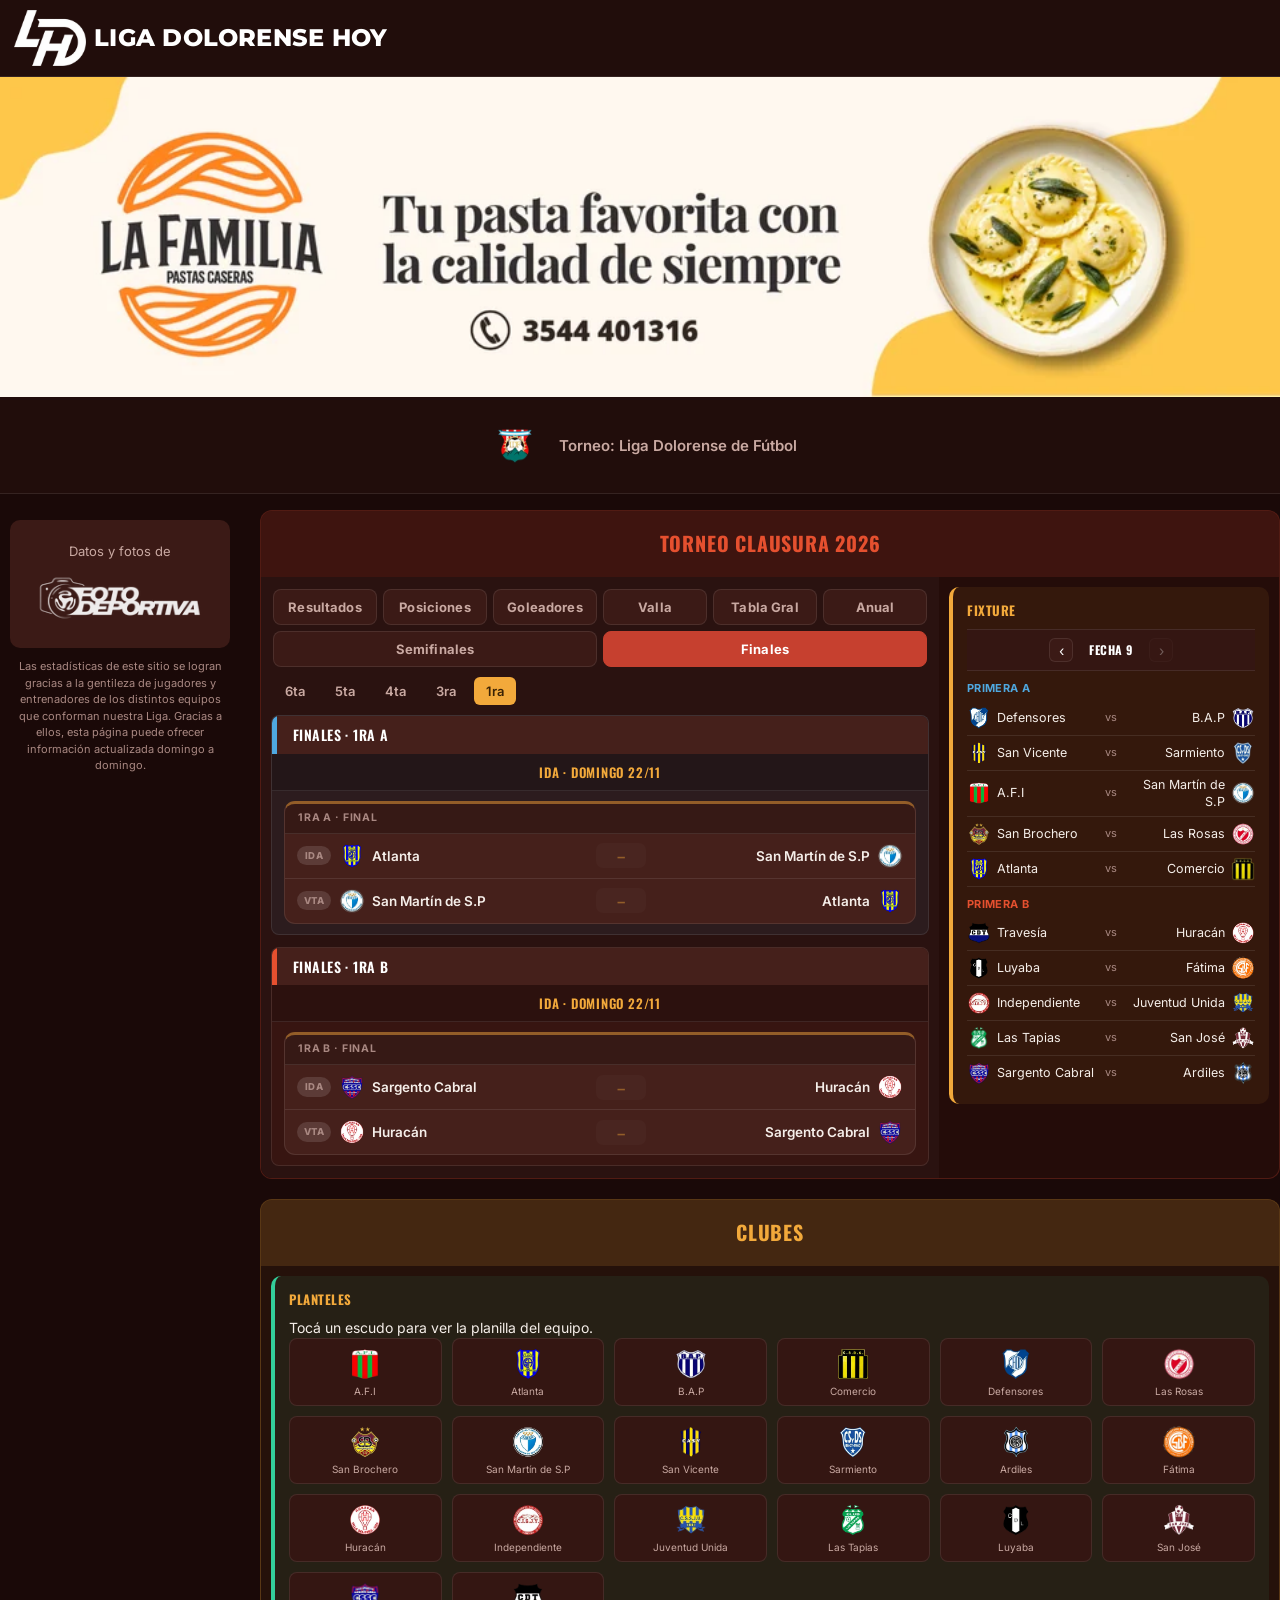
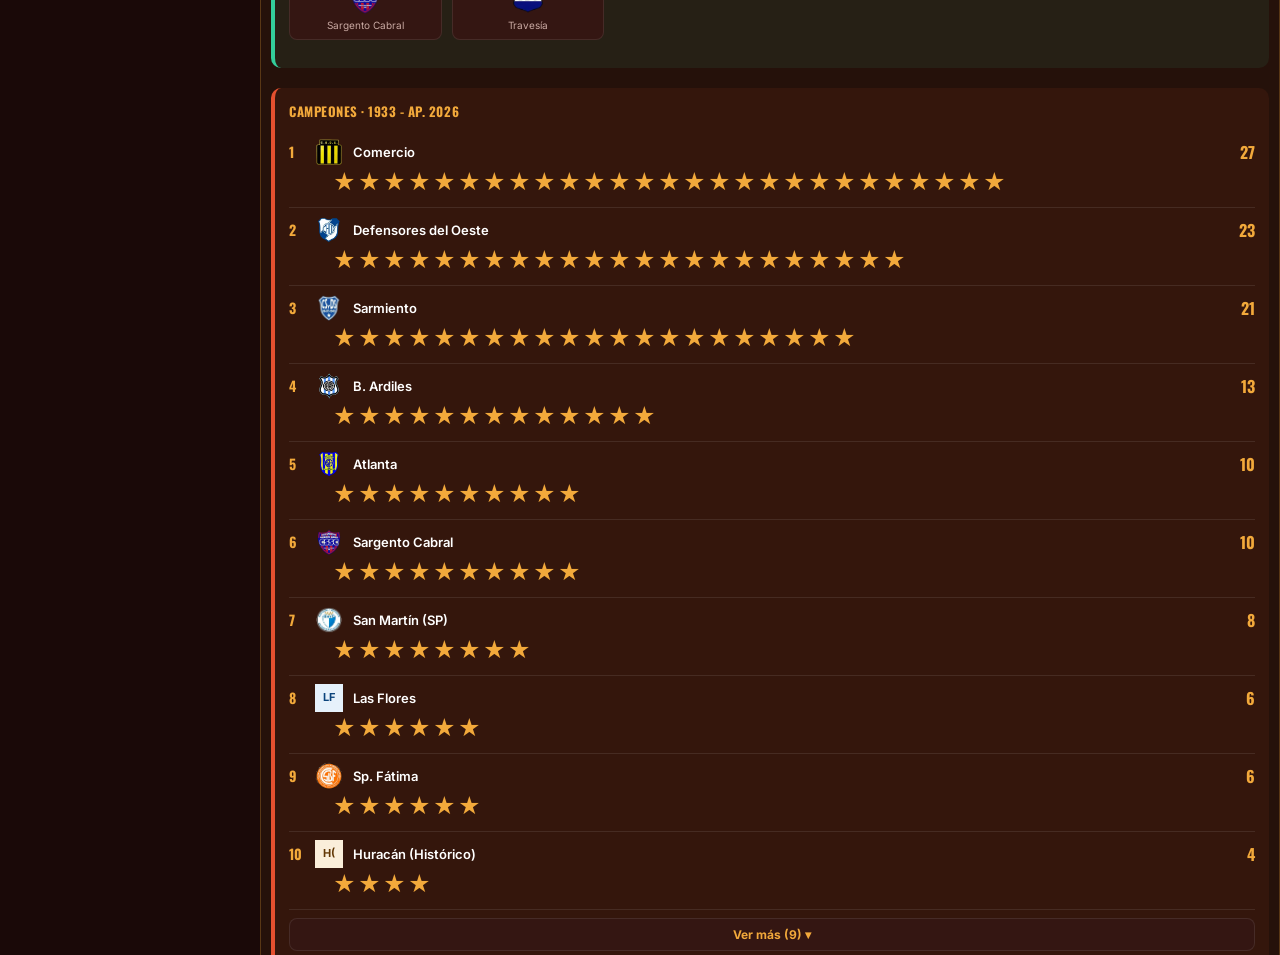
<file: index.html>
<!DOCTYPE html>
<html lang="es">
<head>
<!-- Google tag (gtag.js) -->
<script async src="https://www.googletagmanager.com/gtag/js?id=G-EW9B94F64M"></script>
<script>
  window.dataLayer = window.dataLayer || [];
  function gtag(){dataLayer.push(arguments);}
  gtag('js', new Date());
  gtag('config', 'G-EW9B94F64M');
</script>
<meta charset="UTF-8">
<meta name="viewport" content="width=device-width, initial-scale=1.0">
<meta name="format-detection" content="telephone=no, date=no, address=no, email=no, url=no">
<title>Liga Dolorense Hoy | Resultados, Posiciones y Fixture del Fútbol de Villa Dolores</title>
<meta name="description" content="Resultados, tabla de posiciones, goleadores y fixture del fútbol amateur de Villa Dolores y el Valle de Traslasierra. Torneo Apertura y Clausura 2026 de la Liga Dolorense de Fútbol.">
<link rel="canonical" href="https://ligadolorensehoy.com.ar/">

<meta property="og:type" content="website">
<meta property="og:url" content="https://ligadolorensehoy.com.ar/">
<meta property="og:title" content="Liga Dolorense Hoy | Resultados y Posiciones del Fútbol de Villa Dolores">
<meta property="og:description" content="Resultados, posiciones, goleadores y fixture del fútbol amateur de Villa Dolores y el Valle de Traslasierra.">
<meta property="og:image" content="https://ligadolorensehoy.com.ar/android-chrome-512x512.png">
<meta property="og:locale" content="es_AR">
<meta name="twitter:card" content="summary">

<link rel="icon" href="favicon.ico" sizes="any">
<link rel="icon" type="image/png" sizes="32x32" href="favicon-32x32.png">
<link rel="icon" type="image/png" sizes="16x16" href="favicon-16x16.png">
<link rel="apple-touch-icon" sizes="180x180" href="apple-touch-icon.png">
<link rel="icon" type="image/png" sizes="192x192" href="android-chrome-192x192.png">
<link rel="icon" type="image/png" sizes="512x512" href="android-chrome-512x512.png">
<link rel="preconnect" href="https://fonts.googleapis.com">
<link rel="preconnect" href="https://fonts.gstatic.com" crossorigin>
<link href="https://fonts.googleapis.com/css2?family=Oswald:wght@500;600;700&family=Montserrat:wght@700;800&family=Inter:wght@400;500;600&display=swap" rel="stylesheet">
<link rel="stylesheet" href="style.css">
</head>
<body>

<header class="site-header">
  <div class="brand">
    <div class="brand-badge"><img id="liga-logo" alt="Liga Dolorense Hoy"></div>
    <span class="brand-name">Liga Dolorense Hoy</span>
  </div>
  <button class="menu-btn" id="menu-btn" aria-label="Más contenido">☰</button>
</header>

<nav class="mobile-dropdown" id="mobile-dropdown">
  <button data-target="inicio">Inicio</button>
  <button data-target="fixture">Fixture</button>
  <button data-target="plantel">Planteles</button>
  <button data-target="campeones">Campeones</button>
</nav>

<div id="banner-top"></div>

<div class="torneo-credit">
  <img id="torneo-logo" alt="Liga Dolorense de Fútbol">
  <span>Torneo: Liga Dolorense de Fútbol</span>
</div>

<div class="layout" id="layout">

  <div class="extra-panel col-fd" data-panel="fd">
    <a class="side-card fd-side-card" href="https://www.instagram.com/fotodeportiva.vd/" target="_blank" rel="noopener noreferrer" aria-label="Fotodeportiva en Instagram">
      <span>Datos y fotos de</span>
      <img id="fd-logo-desktop" alt="Fotodeportiva">
    </a>
    <p class="fd-credito">Las estadísticas de este sitio se logran gracias a la gentileza de jugadores y entrenadores de los distintos equipos que conforman nuestra Liga. Gracias a ellos, esta página puede ofrecer información actualizada domingo a domingo.</p>
  </div>

  <div class="torneo-group">
    <div class="group-label torneo-group-label" id="torneo-label"></div>

    <main class="main-col">
      <div class="view-toggle">
        <button data-view="resultados" class="active">Resultados</button>
        <button data-view="posiciones">Posiciones</button>
        <button data-view="goleadores">Goleadores</button>
        <button data-view="valla">Valla</button>
        <button data-view="sumatoria">Tabla Gral</button>
        <button data-view="anual">Anual</button>
        <button data-view="semifinales" class="tab-ancho">Semifinales</button>
        <button data-view="finales" class="tab-ancho">Finales</button>
      </div>

      <div id="division-chips" class="division-chips"></div>

      <div id="view-root"></div>
    </main>

    <div class="extra-panel col-fixture" data-panel="fixture">
      <div class="side-card" id="fixture-card"></div>
    </div>
  </div>

  <div class="club-group">
    <div class="group-label club-group-label">Clubes</div>

    <div class="extra-panel col-cumpleanos" data-panel="cumpleanos">
      <div id="cumpleanos-card"></div>
    </div>

    <div class="extra-panel col-plantel" data-panel="plantel">
      <div class="side-card" id="plantel-card"></div>
    </div>

    <div class="extra-panel col-campeones" data-panel="campeones">
      <div class="side-card" id="campeones-card"></div>
    </div>
  </div>

  <p class="fd-credito fd-credito-mobile">Las estadísticas de este sitio se logran gracias a la gentileza de jugadores y entrenadores de los distintos equipos que conforman nuestra Liga. Gracias a ellos, esta página puede ofrecer información actualizada domingo a domingo.</p>

</div>

<footer class="site-footer">
  <div>Liga Dolorense Hoy</div>
  <div class="footer-credito">Sitio desarrollado por <a href="https://www.instagram.com/nacho.stancich/" target="_blank" rel="noopener noreferrer">Nacho Stancich</a></div>
</footer>

<script src="imagenes.js"></script>
<script src="data.js"></script>
<script src="app.js"></script>
</body>
</html>
</file>
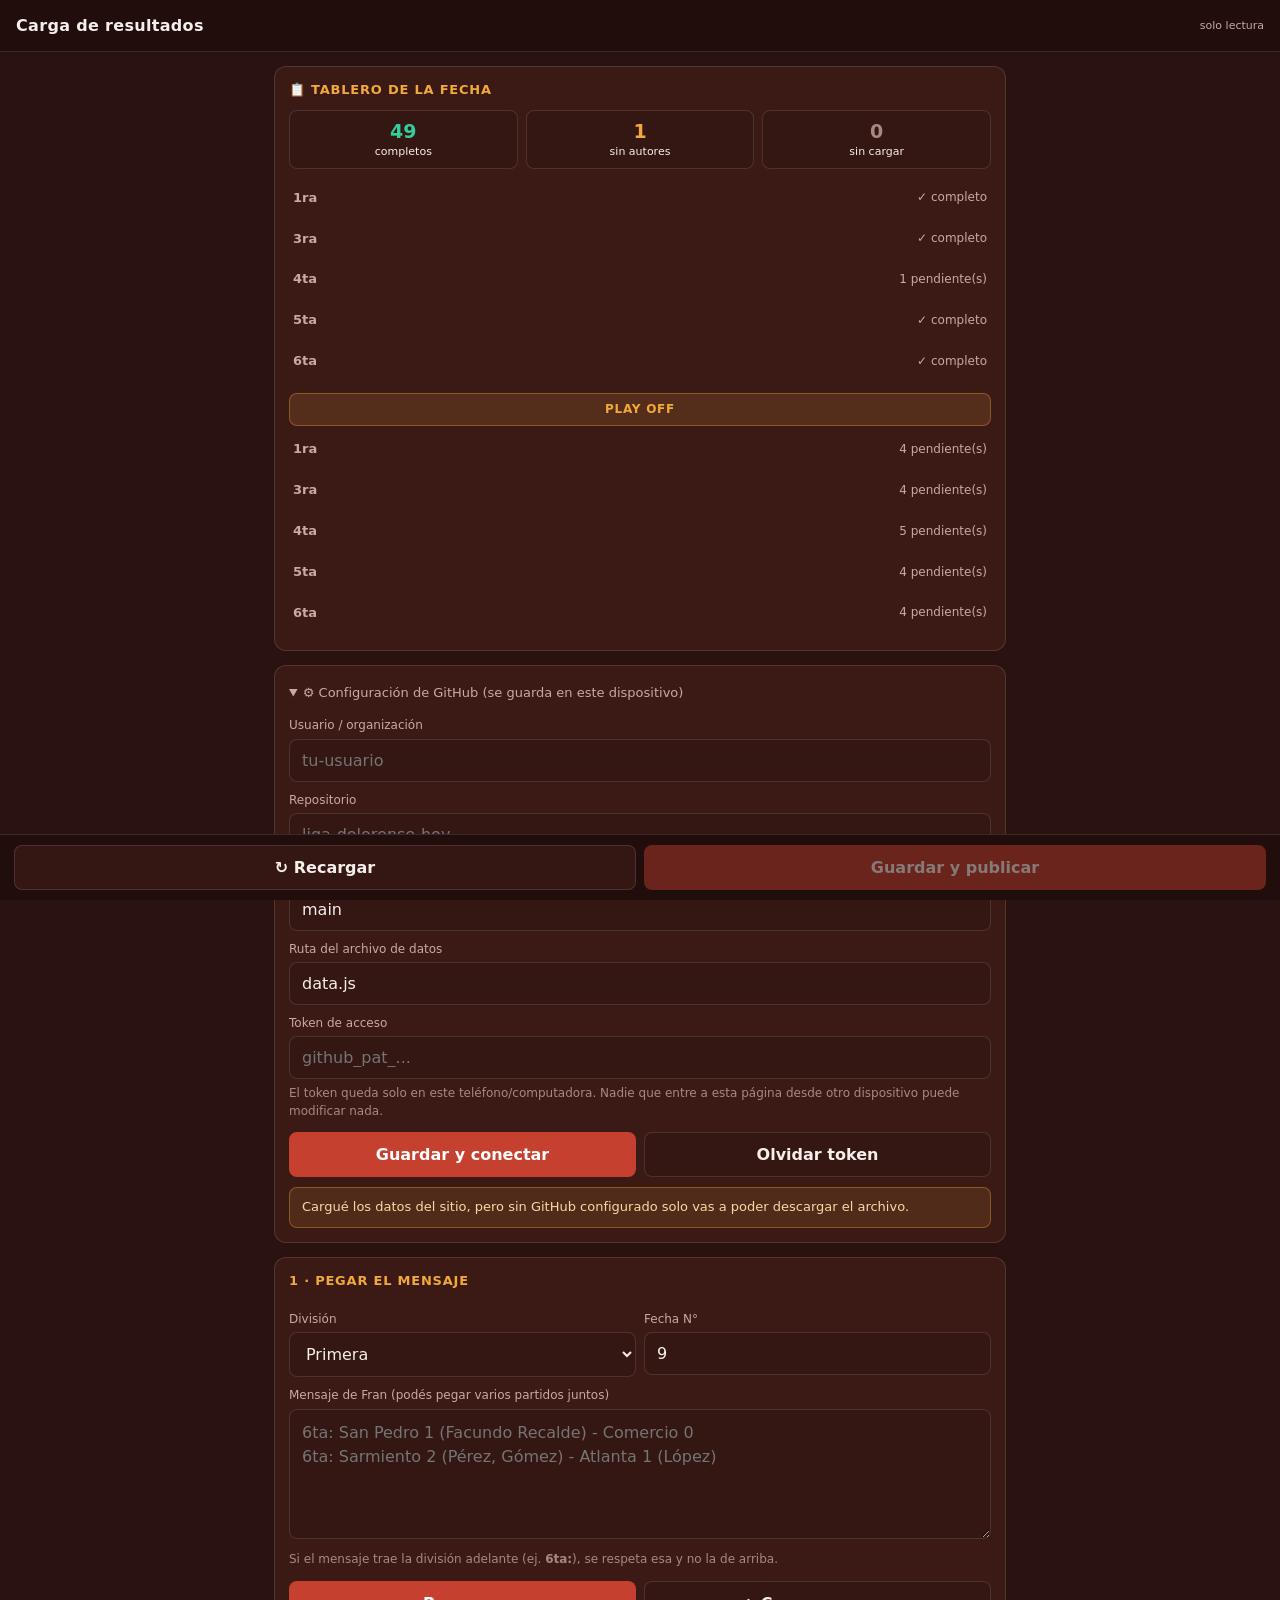
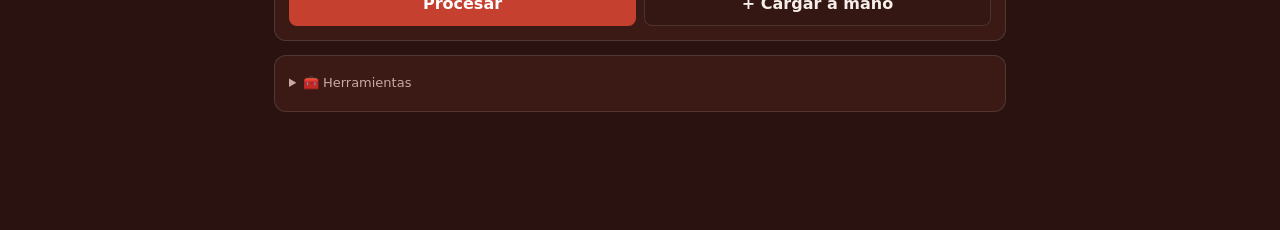
<file: carga.html>
<!DOCTYPE html>
<html lang="es">
<head>
<meta charset="UTF-8">
<meta name="viewport" content="width=device-width, initial-scale=1.0">
<meta name="robots" content="noindex, nofollow">
<title>Carga · Liga Dolorense Hoy</title>
<style>
.penales{margin:2px 0 8px;padding:8px 10px;border-radius:8px;
  border:1px dashed rgba(242,169,59,.4);background:rgba(242,169,59,.06);}
.penales-label{display:block;font-size:11px;color:#F7D9A6;margin-bottom:6px;}
.penales-fila{display:grid;grid-template-columns:1fr 18px 1fr;gap:8px;align-items:center;}
.penales-guion{text-align:center;opacity:.6;}
.tablero-playoff-label{margin:14px 0 6px;padding:7px 12px;border-radius:8px;
  background:rgba(242,169,59,.14);border:1px solid rgba(242,169,59,.35);
  color:#F2A93B;font-size:12px;font-weight:700;letter-spacing:.06em;text-transform:uppercase;text-align:center;}
:root{
  --bg:#2A1210; --bg-alt:#341612; --panel:#3B1A16; --header:#210D0B;
  --border:rgba(255,255,255,.12); --text:#F5EEE9; --muted:#C9A9A2; --dim:#A98882;
  --red:#C6402F; --red-bright:#E5502F; --gold:#F2A93B; --teal:#33CE9B; --danger:#FF5C55;
}
*{box-sizing:border-box;-webkit-tap-highlight-color:transparent;}
body{margin:0;background:var(--bg);color:var(--text);font-family:system-ui,-apple-system,"Segoe UI",Roboto,sans-serif;font-size:15px;line-height:1.45;padding-bottom:90px;}
header{background:var(--header);padding:14px 16px;position:sticky;top:0;z-index:20;display:flex;align-items:center;justify-content:space-between;gap:10px;border-bottom:1px solid var(--border);}
header h1{margin:0;font-size:16px;letter-spacing:.02em;}
header .estado{font-size:11px;color:var(--muted);}
main{padding:14px;max-width:760px;margin:0 auto;}
section{background:var(--panel);border:1px solid var(--border);border-radius:12px;padding:14px;margin-bottom:14px;}
h2{margin:0 0 10px;font-size:13px;text-transform:uppercase;letter-spacing:.06em;color:var(--gold);}
label{display:block;font-size:12px;color:var(--muted);margin:10px 0 4px;}
input,select,textarea,button{font-family:inherit;font-size:16px;}
input,select,textarea{width:100%;background:var(--bg-alt);border:1px solid var(--border);color:var(--text);border-radius:8px;padding:11px 12px;}
textarea{min-height:130px;resize:vertical;line-height:1.5;}
button{cursor:pointer;border:none;border-radius:8px;padding:12px 16px;font-weight:600;background:var(--bg-alt);color:var(--text);border:1px solid var(--border);}
button.primary{background:var(--red);color:#fff;border-color:transparent;}
button.gold{background:var(--gold);color:#3A2205;border-color:transparent;}
button:disabled{opacity:.45;cursor:not-allowed;}
.row{display:flex;gap:8px;flex-wrap:wrap;}
.row>*{flex:1;min-width:0;}
details summary{cursor:pointer;font-size:13px;color:var(--muted);padding:4px 0;}
.hint{font-size:12px;color:var(--dim);margin-top:6px;}
.aviso{padding:10px 12px;border-radius:8px;font-size:13px;margin-top:10px;}
.aviso.err{background:rgba(255,92,85,.14);border:1px solid rgba(255,92,85,.4);color:#FFC9C6;}
.aviso.warn{background:rgba(242,169,59,.12);border:1px solid rgba(242,169,59,.35);color:#F7D9A6;}
.aviso.ok{background:rgba(51,206,155,.12);border:1px solid rgba(51,206,155,.35);color:#B6EFD8;}

.partido{background:var(--bg-alt);border:1px solid var(--border);border-radius:10px;padding:12px;margin-bottom:10px;}
.partido.suspendido{border-color:rgba(242,169,59,.5);background:rgba(242,169,59,.06);}
.btn-suspender{width:100%;margin:8px 0 4px;padding:9px;border-radius:8px;border:1px dashed var(--muted);background:none;color:var(--muted);font-size:12.5px;}
.btn-suspender.activo{border:1px solid var(--gold);background:rgba(242,169,59,.14);color:var(--gold);font-weight:600;}
.borrador-aviso{position:sticky;top:56px;z-index:15;margin:-4px -4px 10px;padding:8px 12px;border-radius:8px;background:rgba(79,168,224,.14);border:1px solid rgba(79,168,224,.4);color:#A9D8F5;font-size:12.5px;text-align:center;}
.partido .cab{display:flex;justify-content:space-between;align-items:center;gap:8px;margin-bottom:8px;}
.partido .cab .meta{font-size:11px;color:var(--gold);text-transform:uppercase;letter-spacing:.04em;}
.partido .borrar{background:none;border:none;color:var(--dim);font-size:20px;padding:0 6px;line-height:1;}
.lado{display:grid;grid-template-columns:1fr 62px;gap:8px;align-items:center;margin-bottom:6px;}
.chips{display:flex;flex-wrap:wrap;gap:5px;margin:4px 0 8px;}
.chip{font-size:11px;padding:3px 8px;border-radius:20px;border:1px solid var(--border);color:var(--muted);}
.chip.ok{border-color:rgba(51,206,155,.5);color:#9DE8CB;}
.chip.corregido{border-color:rgba(242,169,59,.55);color:#F7D9A6;}
.chip.nuevo{border-color:rgba(79,168,224,.55);color:#A9D8F5;}
.barra{position:fixed;left:0;right:0;bottom:0;background:var(--header);border-top:1px solid var(--border);padding:10px 14px;display:flex;gap:8px;z-index:30;}
.barra button{flex:1;}
.oculto{display:none !important;}
.tablero-resumen{display:flex;gap:8px;flex-wrap:wrap;margin-bottom:12px;}
.tablero-chip{flex:1;min-width:86px;text-align:center;padding:8px 6px;border-radius:8px;font-size:11px;background:var(--bg-alt);border:1px solid var(--border);}
.tablero-chip b{display:block;font-size:19px;line-height:1.3;}
.tablero-chip.ok b{color:var(--teal);}
.tablero-chip.warn b{color:var(--gold);}
.tablero-chip.off b{color:var(--dim);}
.tablero-div{margin-bottom:6px;}
.tablero-div summary{padding:8px 4px;font-size:13px;font-weight:600;cursor:pointer;display:flex;justify-content:space-between;align-items:center;}
.tablero-div summary .cnt{font-weight:400;color:var(--muted);font-size:12px;}
.tablero-fila{display:flex;align-items:center;gap:8px;padding:9px 4px;border-top:1px solid var(--border);font-size:13px;cursor:pointer;-webkit-tap-highlight-color:rgba(242,169,59,.15);}
.tablero-fila:active{background:rgba(242,169,59,.08);}
.tablero-fila.activa{background:rgba(242,169,59,.1);cursor:pointer;}
.tablero-fila .dot{width:9px;height:9px;border-radius:50%;flex-shrink:0;}
.dot-vacio{background:var(--danger);}
.dot-incompleto{background:var(--gold);}
.dot-completo{background:var(--teal);}
.dot-suspendido{background:var(--muted);}
.tablero-fila .equipos{flex:1;min-width:0;}
.tablero-fila .cat-tag{font-size:10px;color:var(--dim);}
.tablero-cta{font-size:11px;color:var(--muted);white-space:nowrap;}
.tablero-cta.ok{color:var(--teal);font-size:14px;}
.tablero-fila-abierta{border-top:1px solid var(--border);}
.tablero-fila-abierta .partido{margin:8px 4px 10px;}
</style>
</head>
<body>

<header>
  <h1>Carga de resultados</h1>
  <span class="estado" id="estado">sin conectar</span>
</header>

<main>

  <!-- ============ TABLERO DE LA FECHA ============ -->
  <section id="sec-tablero" class="oculto">
    <h2>📋 Tablero de la fecha</h2>
    <div id="tablero-resumen"></div>
    <div id="tablero-divisiones"></div>
    <div id="tablero-playoff"></div>
  </section>

  <!-- ============ CONFIGURACIÓN ============ -->
  <section>
    <details id="det-config">
      <summary>⚙️ Configuración de GitHub (se guarda en este dispositivo)</summary>
      <label>Usuario / organización</label>
      <input id="cfg-owner" placeholder="tu-usuario" autocapitalize="off" autocorrect="off">
      <label>Repositorio</label>
      <input id="cfg-repo" placeholder="liga-dolorense-hoy" autocapitalize="off" autocorrect="off">
      <label>Rama</label>
      <input id="cfg-branch" value="main" autocapitalize="off" autocorrect="off">
      <label>Ruta del archivo de datos</label>
      <input id="cfg-path" value="data.js" autocapitalize="off" autocorrect="off">
      <label>Token de acceso</label>
      <input id="cfg-token" type="password" placeholder="github_pat_..." autocapitalize="off" autocorrect="off">
      <div class="hint">El token queda solo en este teléfono/computadora. Nadie que entre a esta página desde otro dispositivo puede modificar nada.</div>
      <div class="row" style="margin-top:12px">
        <button class="primary" onclick="guardarConfig()">Guardar y conectar</button>
        <button onclick="olvidarConfig()">Olvidar token</button>
      </div>
    </details>
    <div id="cfg-aviso"></div>
  </section>

  <!-- ============ PEGAR MENSAJE ============ -->
  <!-- ============ SUSPENDIDOS PENDIENTES ============ -->
  <section id="sec-suspendidos" class="oculto">
    <h2>🚩 Suspendidos esperando resolución de la Liga</h2>
    <div id="lista-suspendidos"></div>
  </section>

  <section id="sec-pegar">
    <h2>1 · Pegar el mensaje</h2>
    <div class="row">
      <div>
        <label>División</label>
        <select id="in-division">
          <option>Primera</option><option>3ra</option><option>4ta</option><option>5ta</option><option>6ta</option>
        </select>
      </div>
      <div>
        <label>Fecha N°</label>
        <input id="in-fecha" type="number" min="1" value="1" inputmode="numeric">
      </div>
    </div>
    <label>Mensaje de Fran (podés pegar varios partidos juntos)</label>
    <textarea id="in-texto" placeholder="6ta: San Pedro 1 (Facundo Recalde) - Comercio 0&#10;6ta: Sarmiento 2 (Pérez, Gómez) - Atlanta 1 (López)"></textarea>
    <div class="hint">Si el mensaje trae la división adelante (ej. <b>6ta:</b>), se respeta esa y no la de arriba.</div>
    <div class="row" style="margin-top:12px">
      <button class="primary" onclick="procesar()">Procesar</button>
      <button onclick="agregarVacio()">+ Cargar a mano</button>
    </div>
  </section>

  <!-- ============ REVISIÓN ============ -->
  <section id="sec-revision" class="oculto">
    <h2>2 · Revisar antes de guardar</h2>
    <div id="borrador-contador"></div>
    <div id="lista-partidos"></div>
    <div id="revision-avisos"></div>
    <button onclick="agregarVacio()" style="width:100%;margin-top:6px">+ Agregar otro partido</button>
  </section>

  <!-- ============ HERRAMIENTAS ============ -->
  <section>
    <details>
      <summary>🧰 Herramientas</summary>

      <div class="hint" style="margin:10px 0">Corregir un nombre de jugador ya cargado — se corrige de una en <b>todos</b> los partidos donde aparece, sin importar la fecha. Podés corregir varios nombres seguidos; se publican todos juntos con el botón de abajo de la página.</div>
      <div id="cn-contador"></div>
      <label>Club</label>
      <select id="cn-club" onchange="cargarNombresDelClub()"><option value="">— elegir club —</option></select>
      <label>Nombre actual (el que está mal)</label>
      <select id="cn-actual"><option value="">— elegí primero el club —</option></select>
      <label>Nombre correcto</label>
      <input id="cn-nuevo" placeholder="Ej: Facundo Recalde">
      <button class="gold" style="width:100%;margin-top:10px" onclick="corregirNombre()">Corregir este nombre</button>
      <div id="cn-aviso"></div>

      <hr style="border:none;border-top:1px solid var(--border);margin:16px 0">

      <div class="hint" style="margin:10px 0">Arrancar un torneo nuevo: borra partidos y goleadores, y <b>conserva</b> tabla anual, campeones históricos, planteles, escudos y auspiciantes.</div>
      <label>Nombre del torneo nuevo</label>
      <input id="in-torneo-nuevo" placeholder="Torneo Clausura 2026">
      <button class="gold" style="width:100%;margin-top:10px" onclick="nuevoTorneo()">Dejar todo en cero</button>
      <hr style="border:none;border-top:1px solid var(--border);margin:16px 0">
      <button style="width:100%" onclick="descargarData()">⬇ Descargar data.js</button>
      <div class="hint">Por si preferís subirlo a mano en vez de guardar en GitHub.</div>
    </details>
  </section>

</main>

<div class="barra">
  <button onclick="recargarDesdeRepo()">↻ Recargar</button>
  <button class="primary" id="btn-guardar" onclick="guardarEnGitHub()" disabled>Guardar y publicar</button>
</div>

<script>
/* ============================================================
   ESTADO
   ============================================================ */
let DATA = null;          // contenido de data.js
let SHA = null;           // sha del archivo en GitHub
let PENDIENTES = [];      // partidos en revisión
let ALIAS = JSON.parse(localStorage.getItem('ldh_alias') || '{}');   // "san pedro" -> "San Martín de S.P"

const CFG_KEYS = ['owner','repo','branch','path','token'];
function cfg(){ const o={}; CFG_KEYS.forEach(k=>o[k]=localStorage.getItem('ldh_'+k)||''); return o; }

/* ============================================================
   UTILIDADES DE TEXTO
   ============================================================ */
function norm(s){
  return (s||'').normalize('NFD').replace(/[\u0300-\u036f]/g,'')
    .toLowerCase().replace(/[.\-_]/g,' ').replace(/\s+/g,' ').trim();
}
function distancia(a,b){
  const m=a.length,n=b.length; if(!m) return n; if(!n) return m;
  let prev=Array.from({length:n+1},(_,j)=>j), cur=new Array(n+1);
  for(let i=1;i<=m;i++){ cur[0]=i;
    for(let j=1;j<=n;j++) cur[j]=Math.min(prev[j]+1, cur[j-1]+1, prev[j-1]+(a[i-1]===b[j-1]?0:1));
    [prev,cur]=[cur,prev];
  }
  return prev[n];
}
function b64aTexto(b64){
  const bin=atob(b64.replace(/\s/g,''));
  return new TextDecoder().decode(Uint8Array.from(bin,c=>c.charCodeAt(0)));
}
function textoAb64(s){
  const bytes=new TextEncoder().encode(s); let bin='';
  bytes.forEach(b=>bin+=String.fromCharCode(b)); return btoa(bin);
}
function esc(s){ return (s||'').replace(/[&<>"]/g,c=>({'&':'&amp;','<':'&lt;','>':'&gt;','"':'&quot;'}[c])); }

/* ============================================================
   EQUIPOS Y CATEGORÍAS
   ============================================================ */
function todosLosEquipos(){ return [...(DATA.teams.A||[]), ...(DATA.teams.B||[])]; }
function categoriaDe(equipo){
  if((DATA.teams.A||[]).includes(equipo)) return 'A';
  if((DATA.teams.B||[]).includes(equipo)) return 'B';
  return null;
}
// Resuelve un nombre suelto contra la lista real de clubes.
function resolverEquipo(txt){
  const n = norm(txt);
  if(!n) return null;
  if(ALIAS[n]) return ALIAS[n];
  const equipos = todosLosEquipos();
  let exacto = equipos.find(e=>norm(e)===n);
  if(exacto) return exacto;
  // contiene / empieza
  let parcial = equipos.find(e=>norm(e).includes(n)||n.includes(norm(e)));
  if(parcial) return parcial;
  // distancia
  let mejor=null, mejorD=99;
  equipos.forEach(e=>{ const d=distancia(n,norm(e)); if(d<mejorD){mejorD=d;mejor=e;} });
  return mejorD<=3 ? mejor : null;
}

/* ============================================================
   JUGADORES: nombres conocidos por club
   Se alimenta de los planteles cargados + de todos los goles ya registrados.
   ============================================================ */
function nombresConocidos(club){
  const set = new Map(); // normalizado -> grafía canónica
  const agregar = n => { const k=norm(n); if(k && !set.has(k)) set.set(k,n); };
  const roster = (DATA.rosters||{})[club];
  if(Array.isArray(roster)) roster.forEach(j=> agregar(typeof j==='string'? j : (j.nombre||j.jugador||'')));
  (DATA.matches||[]).forEach(m=>{
    if(m.local===club) (m.goleadoresLocal||[]).forEach(agregar);
    if(m.visitante===club) (m.goleadoresVisitante||[]).forEach(agregar);
  });
  return set;
}
// Devuelve {nombre, estado} donde estado = ok | corregido | nuevo
function resolverJugador(txt, club){
  const limpio = (txt||'').replace(/\s+/g,' ').trim();
  if(!limpio) return null;
  const conocidos = nombresConocidos(club);
  const n = norm(limpio);
  if(conocidos.has(n)){
    const canon = conocidos.get(n);
    return { nombre: canon, estado: canon===limpio ? 'ok' : 'corregido' };
  }
  // apellido suelto o error de tipeo
  let mejor=null, mejorD=99;
  conocidos.forEach((canon,key)=>{
    let d = distancia(n,key);
    if(key.split(' ').some(p=>p===n) || key.includes(n)) d = Math.min(d,1);
    if(d<mejorD){ mejorD=d; mejor=canon; }
  });
  if(mejor && mejorD<=2) return { nombre: mejor, estado:'corregido' };
  return { nombre: limpio, estado:'nuevo' };
}

/* ============================================================
   PARSER DEL MENSAJE
   ============================================================ */
const RE_DIV = /^\s*(primera|1ra|1era|3ra|3era|4ta|5ta|6ta)\b[^:]*:?\s*/i;
function normDivision(d){
  const n = norm(d);
  if(n.startsWith('prim')||n.startsWith('1')) return 'Primera';
  if(n.startsWith('3')) return '3ra';
  if(n.startsWith('4')) return '4ta';
  if(n.startsWith('5')) return '5ta';
  if(n.startsWith('6')) return '6ta';
  return null;
}
// "Nombre, Otro (2)" -> ["Nombre","Otro","Otro"]
function partirGoleadores(txt){
  if(!txt) return [];
  return txt.split(/,| y |;/i).map(s=>s.trim()).filter(Boolean).flatMap(s=>{
    const m = s.match(/^(.*?)\s*(?:x\s*(\d+)|\((\d+)\))\s*$/i);
    if(m){ const veces=parseInt(m[2]||m[3],10)||1; return Array(veces).fill(m[1].trim()); }
    return [s];
  });
}
function parsearLinea(linea, divisionActual){
  let div = divisionActual;
  const mDiv = linea.match(RE_DIV);
  if(mDiv){ div = normDivision(mDiv[1]) || div; linea = linea.replace(RE_DIV,''); }
  linea = linea.trim();
  if(!linea) return { division: div, partido: null };

  const re = /^(.*?)\s+(\d+)\s*(?:\(([^)]*)\))?\s*(?:[-–—]|vs\.?|v\.?)?\s*(.*?)\s+(\d+)\s*(?:\(([^)]*)\))?\s*$/i;
  const m = linea.match(re);
  if(!m) return { division: div, partido: null, error: linea };

  const eqL = resolverEquipo(m[1]), eqV = resolverEquipo(m[4]);
  const p = {
    division: div,
    localTexto: m[1].trim(), visitanteTexto: m[4].trim(),
    local: eqL, visitante: eqV,
    golesLocal: parseInt(m[2],10), golesVisitante: parseInt(m[5],10),
    goleadoresLocal: partirGoleadores(m[3]),
    goleadoresVisitante: partirGoleadores(m[6]),
    nota: '',
  };
  return { division: div, partido: p };
}
function parsearMensaje(texto, divisionDefault){
  const out=[], errores=[];
  let div = divisionDefault;
  texto.split(/\r?\n/).forEach(l=>{
    if(!l.trim()) return;
    // línea que es solo un encabezado de división
    const soloDiv = l.trim().match(/^(primera|1ra|1era|3ra|3era|4ta|5ta|6ta)\b[^\d]*$/i);
    if(soloDiv){ div = normDivision(soloDiv[1]) || div; return; }
    const r = parsearLinea(l, div);
    div = r.division;
    if(r.partido) out.push(r.partido);
    else if(r.error) errores.push(r.error);
  });
  return { partidos: out, errores };
}

/* ============================================================
   RENDER DE LA REVISIÓN
   ============================================================ */
function procesar(){
  if(!DATA){ avisar('cfg-aviso','err','Primero conectá el repositorio o esperá a que cargue el archivo.'); return; }
  const texto = document.getElementById('in-texto').value;
  const div = document.getElementById('in-division').value;
  const { partidos, errores } = parsearMensaje(texto, div);
  partidos.forEach(p=>PENDIENTES.push(p));
  if(errores.length){
    avisar('revision-avisos','warn','No pude interpretar estas líneas, cargalas a mano:<br>'+errores.map(e=>'· '+esc(e)).join('<br>'));
  }
  if(!partidos.length && !errores.length){ avisar('revision-avisos','err','No encontré ningún partido en el texto.'); }
  document.getElementById('in-texto').value='';
  pintar();
}
function agregarVacio(){
  if(!DATA) return;
  PENDIENTES.push({ division: document.getElementById('in-division').value,
    local:null, visitante:null, golesLocal:0, golesVisitante:0,
    goleadoresLocal:[], goleadoresVisitante:[], nota:'' });
  pintar();
}
function optsEquipos(sel){
  return '<option value="">— elegir club —</option>' + todosLosEquipos()
    .map(e=>`<option value="${esc(e)}" ${e===sel?'selected':''}>${esc(e)} (${categoriaDe(e)})</option>`).join('');
}
function chipsDe(nombres, club){
  if(!club) return '';
  return nombres.map(n=>{ const r=resolverJugador(n,club); if(!r) return '';
    const t = r.estado==='corregido' ? `${esc(n)} → ${esc(r.nombre)}` : esc(r.nombre);
    const et = r.estado==='nuevo' ? ' · nuevo' : '';
    return `<span class="chip ${r.estado}">${t}${et}</span>`; }).join('');
}
/* ============================================================
   TABLERO DE LA FECHA: de un vistazo, qué falta cargar.
   No reemplaza nada del flujo existente — solo lo resume.
   ============================================================ */
const DIVISIONES_TABLERO = ['Primera','3ra','4ta','5ta','6ta'];

// Busca este partido (misma fecha/división/equipos, en cualquier orden) primero
// en lo que todavía no se publicó (PENDIENTES) y si no, en lo ya publicado (DATA.matches).
function buscarPartido(fecha, division, local, visitante){
  const enPendientes = PENDIENTES.find(p=>p.division===division &&
    ((p.local===local&&p.visitante===visitante)||(p.local===visitante&&p.visitante===local)));
  if(enPendientes) return { origen:'borrador', p: enPendientes };
  const enPublicado = (DATA.matches||[]).find(m=>m.division===division && m.fecha===fecha &&
    ((m.local===local&&m.visitante===visitante)||(m.local===visitante&&m.visitante===local)));
  if(enPublicado) return { origen:'publicado', p: enPublicado };
  return null;
}
function estadoDe(hallazgo){
  if(!hallazgo) return 'vacio';
  const p = hallazgo.p;
  if(p.suspendido || p.estado==='suspendido') return 'suspendido';
  const gl = p.golesLocal||0, gv = p.golesVisitante||0;
  const al = (p.goleadoresLocal||[]).length, av = (p.goleadoresVisitante||[]).length;
  if(al < gl || av < gv) return 'incompleto';
  return 'completo';
}

let tableroAbierto = null; // {division, local, visitante} del partido desplegado ahora, o null

function esElMismoPartido(p, ref){
  if(p.division!==ref.division) return false;
  // En play off la ida y la vuelta son el mismo par invertido: no alcanza con
  // mirar los equipos, hay que mirar la serie y el tramo.
  if(p.leg || ref.leg){
    return (p.leg||'')===(ref.leg||'') && (p.serie||'')===(ref.serie||'') && (p.cat||'')===(ref.cat||'');
  }
  return (p.local===ref.local&&p.visitante===ref.visitante)||(p.local===ref.visitante&&p.visitante===ref.local);
}

/* ============================================================
   PLAY OFF: las semifinales ya estan en DATA.matches con
   fecha 'SEMIFINALES', serie y leg. Se cargan igual que
   cualquier partido, pero se buscan por serie + tramo.
   ============================================================ */
function partidosPlayoff(){
  return (DATA.matches||[]).filter(m=>m.fecha==='SEMIFINALES' || m.fecha==='FINAL');
}
function hayPlayoff(){ return partidosPlayoff().length>0; }

function buscarPlayoff(division, cat, serie, leg){
  const ref = { division, cat, serie, leg };
  const enPend = PENDIENTES.find(p=>p.fase==='playoff' && esElMismoPartido(p, ref));
  if(enPend) return { origen:'borrador', p: enPend };
  const m = partidosPlayoff().find(m=>m.division===division && m.categoria===cat &&
    m.serie===serie && m.leg===leg);
  // Si todavia no tiene resultado es un partido programado, no uno cargado.
  if(m && m.golesLocal!==null && m.golesLocal!==undefined) return { origen:'publicado', p: m };
  return null;
}

function cargarDesdePlayoff(division, cat, serie, leg){
  const prog = partidosPlayoff().find(m=>m.division===division && m.categoria===cat &&
    m.serie===serie && m.leg===leg);
  if(!prog) return;
  const ref = { division, cat, serie, leg };
  const ya = PENDIENTES.find(p=>p.fase==='playoff' && esElMismoPartido(p, ref));
  if(!ya){
    const previo = (prog.golesLocal!==null && prog.golesLocal!==undefined);
    PENDIENTES.push({
      fase:'playoff', fechaPO: prog.fecha, division, cat, serie, leg,
      local: prog.local, visitante: prog.visitante,
      golesLocal: previo ? prog.golesLocal : 0,
      golesVisitante: previo ? prog.golesVisitante : 0,
      goleadoresLocal: previo ? (prog.goleadoresLocal||[]).slice() : [],
      goleadoresVisitante: previo ? (prog.goleadoresVisitante||[]).slice() : [],
      penalesLocal: (prog.penales && prog.penales.local !== undefined) ? prog.penales.local : '',
      penalesVisitante: (prog.penales && prog.penales.visitante !== undefined) ? prog.penales.visitante : '',
      nota: prog.nota || '', suspendido: prog.estado==='suspendido',
    });
  }
  tableroAbierto = { division, cat, serie, leg };
  pintar();
}

// Guarda qué categorías están desplegadas, para que un redibujado no las cierre.
// Arranca vacío: todas cerradas hasta que las abras vos.
let divisionesAbiertas = new Set();

function capturarDivisionesAbiertas(){
  const cont = document.getElementById('tablero-divisiones');
  if(!cont || !cont.children.length) return; // primer render: respetamos lo que ya haya
  divisionesAbiertas = new Set();
  [...cont.querySelectorAll('.tablero-div')].forEach(d=>{
    if(d.open && d.dataset.division) divisionesAbiertas.add(d.dataset.division);
  });
}

function pintarTablero(){
  const sec = document.getElementById('sec-tablero');
  if(!DATA || !DATA.fixture){ sec.classList.add('oculto'); return; }
  capturarDivisionesAbiertas();
  const fecha = parseInt(document.getElementById('in-fecha').value,10) || 1;
  const conteo = { vacio:0, incompleto:0, completo:0, suspendido:0 };
  const porDivision = {};

  DIVISIONES_TABLERO.forEach(division=>{
    const filas = [];
    ['A','B'].forEach(cat=>{
      const partidos = (DATA.fixture[cat] && DATA.fixture[cat][fecha]) || [];
      partidos.forEach(fx=>{
        const hallazgo = buscarPartido(fecha, division, fx.local, fx.visitante);
        const estado = estadoDe(hallazgo);
        conteo[estado]++;
        filas.push({ cat, local:fx.local, visitante:fx.visitante, estado });
      });
    });
    porDivision[division] = filas;
  });

  sec.classList.toggle('oculto', false);
  document.getElementById('tablero-resumen').innerHTML = `
    <div class="tablero-resumen">
      <div class="tablero-chip ok"><b>${conteo.completo}</b>completos</div>
      <div class="tablero-chip warn"><b>${conteo.incompleto}</b>sin autores</div>
      <div class="tablero-chip off"><b>${conteo.vacio}</b>sin cargar</div>
      ${conteo.suspendido ? `<div class="tablero-chip warn"><b>${conteo.suspendido}</b>suspendidos</div>` : ''}
    </div>`;

  document.getElementById('tablero-divisiones').innerHTML = DIVISIONES_TABLERO.map(division=>{
    const filas = porDivision[division];
    const faltan = filas.filter(f=>f.estado==='vacio'||f.estado==='incompleto').length;
    const filasHtml = filas.map(f=>{
      const ref = { division, local:f.local, visitante:f.visitante };
      const abierto = tableroAbierto && esElMismoPartido(ref, tableroAbierto);
      if(abierto){
        const idx = PENDIENTES.findIndex(p=>esElMismoPartido(p, ref));
        const card = idx>=0 ? renderPartidoCard(PENDIENTES[idx], idx) : '';
        return `
        <div class="tablero-fila-abierta">
          <div class="tablero-fila activa" onclick="cerrarTablero()">
            <span class="dot dot-${f.estado}"></span>
            <span class="equipos">${esc(f.local)} vs ${esc(f.visitante)} <span class="cat-tag">(${f.cat})</span></span>
            <span class="tablero-cta">▲ Cerrar</span>
          </div>
          ${card}
        </div>`;
      }
      return `
      <div class="tablero-fila" onclick="cargarDesdeTablero(${fecha},'${esc(division)}','${esc(f.local)}','${esc(f.visitante)}')">
        <span class="dot dot-${f.estado}"></span>
        <span class="equipos">${esc(f.local)} vs ${esc(f.visitante)} <span class="cat-tag">(${f.cat})</span></span>
        <span class="tablero-cta ${f.estado==='completo'?'ok':''}">${f.estado==='completo' ? '✓' : (f.estado==='vacio'?'Cargar ›':'Completar ›')}</span>
      </div>`;
    }).join('');
    // Queda abierta si vos la abriste, o si adentro está el partido que estás cargando ahora.
    const tieneElAbierto = tableroAbierto && tableroAbierto.division === division;
    const abierta = divisionesAbiertas.has(division) || tieneElAbierto;
    return `
    <details class="tablero-div" data-division="${esc(division)}" ${abierta ? 'open' : ''}>
      <summary>${division==='Primera'?'1ra':division} <span class="cnt">${faltan>0?faltan+' pendiente(s)':'✓ completo'}</span></summary>
      ${filasHtml}
    </details>`;
  }).join('');

  pintarPlayoff();
}

// Bloque aparte del tablero: las semifinales, con su ida y su vuelta.
function pintarPlayoff(){
  const cont = document.getElementById('tablero-playoff');
  if(!cont) return;
  if(!hayPlayoff()){ cont.innerHTML=''; return; }

  const html = DIVISIONES_TABLERO.map(division=>{
    const propios = partidosPlayoff().filter(m=>m.division===division);
    if(!propios.length) return '';
    let faltan = 0;
    const filas = [];
    ['A','B'].forEach(cat=>{
      const series = [...new Set(propios.filter(m=>m.categoria===cat).map(m=>m.serie))].sort();
      series.forEach(serie=>{
        ['ida','vuelta'].forEach(leg=>{
          const prog = propios.find(m=>m.categoria===cat && m.serie===serie && m.leg===leg);
          if(!prog) return;
          const hallazgo = buscarPlayoff(division, cat, serie, leg);
          const estado = estadoDe(hallazgo);
          if(estado==='vacio'||estado==='incompleto') faltan++;
          const p = hallazgo ? hallazgo.p : prog;
          const abierto = tableroAbierto && tableroAbierto.serie===serie &&
            tableroAbierto.leg===leg && tableroAbierto.division===division &&
            tableroAbierto.cat===cat;
          const etiqueta = `${serie.replace('SEMIFINAL','SF')} ${leg==='ida'?'IDA':'VTA'}`;
          if(abierto){
            const idx = PENDIENTES.findIndex(x=>x.fase==='playoff' &&
              esElMismoPartido(x,{division,cat,serie,leg}));
            const card = idx>=0 ? renderPartidoCard(PENDIENTES[idx], idx) : '';
            filas.push(`
            <div class="tablero-fila-abierta">
              <div class="tablero-fila activa" onclick="cerrarTablero()">
                <span class="dot dot-${estado}"></span>
                <span class="equipos">${esc(p.local)} vs ${esc(p.visitante)}
                  <span class="cat-tag">(${cat} · ${etiqueta})</span></span>
                <span class="tablero-cta">▲ Cerrar</span>
              </div>
              ${card}
            </div>`);
          } else {
            filas.push(`
            <div class="tablero-fila" onclick="cargarDesdePlayoff('${esc(division)}','${cat}','${esc(serie)}','${leg}')">
              <span class="dot dot-${estado}"></span>
              <span class="equipos">${esc(p.local)} vs ${esc(p.visitante)}
                <span class="cat-tag">(${cat} · ${etiqueta})</span></span>
              <span class="tablero-cta ${estado==='completo'?'ok':''}">${estado==='completo'?'✓':(estado==='vacio'?'Cargar ›':'Completar ›')}</span>
            </div>`);
          }
        });
      });
    });
    const clave = 'playoff-'+division;
    const tieneElAbierto = tableroAbierto && tableroAbierto.serie &&
      tableroAbierto.division===division;
    const abierta = divisionesAbiertas.has(clave) || tieneElAbierto;
    return `
    <details class="tablero-div" data-division="${esc(clave)}" ${abierta?'open':''}>
      <summary>${division==='Primera'?'1ra':division} <span class="cnt">${faltan>0?faltan+' pendiente(s)':'✓ completo'}</span></summary>
      ${filas.join('')}
    </details>`;
  }).join('');

  cont.innerHTML = `<div class="tablero-playoff-label">Play off</div>` + html;
}

// Abre (o cierra, si ya estaba abierto) el desplegable de este partido, ahí mismo en el tablero.
// Si no había nada cargado todavía, arranca una fila vacía con los equipos ya elegidos.
function cargarDesdeTablero(fecha, division, local, visitante){
  document.getElementById('in-fecha').value = fecha;
  document.getElementById('in-division').value = division;
  const yaPendiente = PENDIENTES.some(p=>p.division===division &&
    ((p.local===local&&p.visitante===visitante)||(p.local===visitante&&p.visitante===local)));
  if(!yaPendiente){
    PENDIENTES.push({ division, local, visitante, golesLocal:0, golesVisitante:0,
      goleadoresLocal:[], goleadoresVisitante:[], nota:'', suspendido:false });
  }
  tableroAbierto = { division, local, visitante };
  pintar();
}
function cerrarTablero(){
  tableroAbierto = null;
  pintar();
}

function pintarSuspendidos(){
  const sec = document.getElementById('sec-suspendidos');
  const cont = document.getElementById('lista-suspendidos');
  if(!DATA){ sec.classList.add('oculto'); return; }
  const pendientes = (DATA.matches||[]).filter(m=>m.estado==='suspendido');
  sec.classList.toggle('oculto', pendientes.length===0);
  cont.innerHTML = pendientes.map((m,idx)=>`
    <div class="partido suspendido">
      <div class="cab">
        <span class="meta">${esc(m.division)} · Fecha ${m.fecha} · Categoría ${esc(m.categoria)}</span>
      </div>
      <div style="font-weight:600;font-size:14px;margin:4px 0">${esc(m.local)} vs ${esc(m.visitante)}</div>
      ${m.nota ? `<div class="hint" style="margin:0 0 8px">${esc(m.nota)}</div>` : ''}
      <button class="gold" style="width:100%" onclick="resolverSuspendido(${m.fecha}, '${esc(m.division)}', '${esc(m.local)}', '${esc(m.visitante)}')">
        Ya lo resolvió la Liga — cargar resultado
      </button>
    </div>`).join('');
}
function resolverSuspendido(fecha, division, local, visitante){
  document.getElementById('in-fecha').value = fecha;
  document.getElementById('in-division').value = division;
  PENDIENTES.push({ division, local, visitante, golesLocal:0, golesVisitante:0,
    goleadoresLocal:[], goleadoresVisitante:[], nota:'', suspendido:false });
  pintar();
  document.getElementById('sec-revision').scrollIntoView({behavior:'smooth'});
}

// Genera el HTML de la tarjeta de un partido (resultado, goleadores, suspendido, nota).
// La usan tanto la lista de abajo (para lo que llega pegando el mensaje de Fran)
// como el desplegable inline del tablero (para lo que cargás partido por partido).
function renderPartidoCard(p, i){
  const cat = p.local ? categoriaDe(p.local) : (p.visitante ? categoriaDe(p.visitante) : '—');
  const camposResultado = p.suspendido ? '' : `
    <div class="lado">
      <select onchange="setCampo(${i},'local',this.value)">${optsEquipos(p.local)}</select>
      <input type="number" min="0" inputmode="numeric" value="${p.golesLocal}" onchange="setCampo(${i},'golesLocal',this.value)">
    </div>
    <input placeholder="Goleadores del local (separados por coma)" value="${esc(p.goleadoresLocal.join(', '))}"
           onchange="setGoleadores(${i},'goleadoresLocal',this.value)">
    <div class="chips">${chipsDe(p.goleadoresLocal,p.local)}</div>
    <div class="lado">
      <select onchange="setCampo(${i},'visitante',this.value)">${optsEquipos(p.visitante)}</select>
      <input type="number" min="0" inputmode="numeric" value="${p.golesVisitante}" onchange="setCampo(${i},'golesVisitante',this.value)">
    </div>
    <input placeholder="Goleadores del visitante (separados por coma)" value="${esc(p.goleadoresVisitante.join(', '))}"
           onchange="setGoleadores(${i},'goleadoresVisitante',this.value)">
    <div class="chips">${chipsDe(p.goleadoresVisitante,p.visitante)}</div>`;
  // Los penales se definen en la vuelta: solo ahi se ofrecen los campos.
  const esVueltaPlayoff = p.fase === 'playoff' && p.leg !== 'ida';
  const camposPenales = (esVueltaPlayoff && !p.suspendido) ? `
    <div class="penales">
      <span class="penales-label">Penales — completar solo si el global terminó empatado</span>
      <div class="penales-fila">
        <input type="number" min="0" inputmode="numeric" placeholder="${esc(p.local||'Local')}"
               value="${p.penalesLocal===0||p.penalesLocal ? p.penalesLocal : ''}"
               onchange="setCampo(${i},'penalesLocal',this.value)">
        <span class="penales-guion">—</span>
        <input type="number" min="0" inputmode="numeric" placeholder="${esc(p.visitante||'Visitante')}"
               value="${p.penalesVisitante===0||p.penalesVisitante ? p.penalesVisitante : ''}"
               onchange="setCampo(${i},'penalesVisitante',this.value)">
      </div>
    </div>` : '';
  const clubesSuspendido = p.suspendido ? `
    <div class="lado">
      <select onchange="setCampo(${i},'local',this.value)">${optsEquipos(p.local)}</select>
      <span></span>
    </div>
    <div class="lado">
      <select onchange="setCampo(${i},'visitante',this.value)">${optsEquipos(p.visitante)}</select>
      <span></span>
    </div>` : '';
  return `
  <div class="partido ${p.suspendido?'suspendido':''}">
    <div class="cab">
      <span class="meta">${esc(p.division)} · Categoría ${cat||'?'}</span>
      <button class="borrar" onclick="quitar(${i})">×</button>
    </div>
    ${clubesSuspendido}
    ${camposResultado}
    ${camposPenales}
    <button class="btn-suspender ${p.suspendido?'activo':''}" onclick="toggleSuspendido(${i})">
      ${p.suspendido ? '🚩 Marcado como suspendido/reprogramado — tocá para deshacer' : 'Marcar como suspendido / reprogramado'}
    </button>
    <input placeholder="Nota para mostrar junto al resultado (opcional) — ej: Partido inconcluso por disturbios"
           value="${esc(p.nota||'')}" onchange="setNota(${i},this.value)">
    ${avisosDe(p)}
  </div>`;
}

function pintar(){
  const cont = document.getElementById('lista-partidos');
  // Lo que está abierto ahora mismo en el tablero no se repite acá abajo — ya se ve ahí.
  const ocultos = new Set();
  if(tableroAbierto){
    PENDIENTES.forEach((p,i)=>{ if(esElMismoPartido(p, tableroAbierto)) ocultos.add(i); });
  }
  const visibles = PENDIENTES.map((p,i)=>({p,i})).filter(x=>!ocultos.has(x.i));
  document.getElementById('sec-revision').classList.toggle('oculto', visibles.length===0);
  pintarTablero();
  const contador = document.getElementById('borrador-contador');
  if(contador){
    contador.innerHTML = PENDIENTES.length
      ? `<div class="borrador-aviso">📋 ${PENDIENTES.length} partido(s) guardados como borrador en este dispositivo · todavía NO están publicados en la web</div>`
      : '';
  }
  cont.innerHTML = visibles.map(({p,i})=>renderPartidoCard(p,i)).join('');
  actualizarBotonPublicar();
  guardarBorrador();
}
function setNota(i, val){ PENDIENTES[i].nota = val; guardarBorrador(); }
function toggleSuspendido(i){
  PENDIENTES[i].suspendido = !PENDIENTES[i].suspendido;
  if(PENDIENTES[i].suspendido){
    PENDIENTES[i].golesLocal = null; PENDIENTES[i].golesVisitante = null;
    PENDIENTES[i].goleadoresLocal = []; PENDIENTES[i].goleadoresVisitante = [];
  } else {
    PENDIENTES[i].golesLocal = 0; PENDIENTES[i].golesVisitante = 0;
  }
  pintar();
}
function avisosDe(p){
  const a=[];
  if(!p.local || !p.visitante) a.push(['err','Falta elegir uno de los clubes.']);
  else{
    if(categoriaDe(p.local)!==categoriaDe(p.visitante)) a.push(['err','Los dos clubes son de categorías distintas.']);
    const fecha = parseInt(document.getElementById('in-fecha').value,10);
    const dup = (DATA.matches||[]).some(m=>m.division===p.division && m.fecha===fecha &&
      ((m.local===p.local&&m.visitante===p.visitante)||(m.local===p.visitante&&m.visitante===p.local)));
    if(dup) a.push(['warn','Este partido ya estaba cargado en esta fecha. Se va a reemplazar.']);
  }
  if(p.suspendido){
    a.push(['warn','No suma a la tabla de posiciones ni a goleadores hasta que cargues el resultado real.']);
    return a.map(([t,m])=>`<div class="aviso ${t}">${m}</div>`).join('');
  }
  const fl=p.golesLocal-p.goleadoresLocal.length, fv=p.golesVisitante-p.goleadoresVisitante.length;
  if(fl>0||fv>0) a.push(['warn',`Faltan autores: ${fl>0?fl+' gol(es) del local':''}${fl>0&&fv>0?' y ':''}${fv>0?fv+' del visitante':''}. Se guarda igual.`]);
  if(fl<0||fv<0) a.push(['err','Hay más goleadores que goles.']);
  return a.map(([t,m])=>`<div class="aviso ${t}">${m}</div>`).join('');
}
function setCampo(i,campo,val){
  const esNumero = campo==='golesLocal' || campo==='golesVisitante';
  const esPenal  = campo==='penalesLocal' || campo==='penalesVisitante';
  // En penales, vacio significa que NO hubo definicion por penales.
  PENDIENTES[i][campo] = esNumero ? (parseInt(val,10)||0)
                       : esPenal  ? (String(val).trim()==='' ? '' : (parseInt(val,10)||0))
                       : val;
  // aprender alias de club
  if(campo==='local' && PENDIENTES[i].localTexto) ALIAS[norm(PENDIENTES[i].localTexto)]=val;
  if(campo==='visitante' && PENDIENTES[i].visitanteTexto) ALIAS[norm(PENDIENTES[i].visitanteTexto)]=val;
  localStorage.setItem('ldh_alias', JSON.stringify(ALIAS));
  pintar();
}
function setGoleadores(i,campo,val){ PENDIENTES[i][campo]=partirGoleadores(val); pintar(); }
function quitar(i){
  const p = PENDIENTES[i];
  if(p && tableroAbierto && esElMismoPartido(p, tableroAbierto)) tableroAbierto = null;
  PENDIENTES.splice(i,1);
  pintar();
}

/* ============================================================
   BORRADOR LOCAL: para no perder nada si cerrás la página
   a mitad del domingo. No publica nada, solo guarda en ESTE
   dispositivo hasta que toques "Guardar y publicar".
   ============================================================ */
function guardarBorrador(){
  try{
    localStorage.setItem('ldh_borrador', JSON.stringify({
      pendientes: PENDIENTES,
      fecha: document.getElementById('in-fecha') ? document.getElementById('in-fecha').value : '1',
      division: document.getElementById('in-division') ? document.getElementById('in-division').value : 'Primera',
    }));
  }catch(e){ /* si falla, no es grave: solo no persiste */ }
}
function restaurarBorrador(){
  let guardado = null;
  try{ guardado = JSON.parse(localStorage.getItem('ldh_borrador')||'null'); }catch(e){}
  if(!guardado || !Array.isArray(guardado.pendientes) || !guardado.pendientes.length) return;
  PENDIENTES = guardado.pendientes;
  if(guardado.fecha && document.getElementById('in-fecha')) document.getElementById('in-fecha').value = guardado.fecha;
  if(guardado.division && document.getElementById('in-division')) document.getElementById('in-division').value = guardado.division;
  avisar('revision-avisos','warn',`📋 Recuperé un borrador de este dispositivo con ${guardado.pendientes.length} partido(s) sin publicar todavía.`);
}
function borrarBorrador(){ localStorage.removeItem('ldh_borrador'); }

/* ============================================================
   APLICAR A DATA
   ============================================================ */
function aplicarPendientes(){
  const fecha = parseInt(document.getElementById('in-fecha').value,10);
  PENDIENTES.forEach(p=>{
    const cat = categoriaDe(p.local);
    if(p.fase==='playoff'){
      // El partido ya existe (con su horario y su serie): se completa, no se crea.
      // La fase viaja en el pendiente: sirve igual para semifinales y final.
      const m = DATA.matches.find(x=>x.fecha===(p.fechaPO||'SEMIFINALES') && x.division===p.division &&
        x.categoria===p.cat && x.serie===p.serie && x.leg===p.leg);
      if(m){
        m.local = p.local; m.visitante = p.visitante;
        if(p.suspendido){
          m.golesLocal = null; m.golesVisitante = null;
          m.goleadoresLocal = []; m.goleadoresVisitante = [];
          m.estado = 'suspendido';
        } else {
          m.golesLocal = p.golesLocal; m.golesVisitante = p.golesVisitante;
          m.goleadoresLocal = p.goleadoresLocal.map(n=>resolverJugador(n,p.local).nombre);
          m.goleadoresVisitante = p.goleadoresVisitante.map(n=>resolverJugador(n,p.visitante).nombre);
          delete m.estado;
          const pl = p.penalesLocal, pv = p.penalesVisitante;
          if(pl!=='' && pl!==null && pl!==undefined && pv!=='' && pv!==null && pv!==undefined){
            m.penales = { local: Number(pl), visitante: Number(pv) };
          } else {
            delete m.penales;
          }
        }
        if(p.nota && p.nota.trim()) m.nota = p.nota.trim(); else delete m.nota;
      }
      return;
    }
    // sacar duplicado previo
    DATA.matches = DATA.matches.filter(m=>!(m.division===p.division && m.fecha===fecha &&
      ((m.local===p.local&&m.visitante===p.visitante)||(m.local===p.visitante&&m.visitante===p.local))));
    if(p.suspendido){
      DATA.matches.push({
        fecha, categoria: cat, division: p.division,
        local: p.local, visitante: p.visitante,
        golesLocal: null, golesVisitante: null,
        goleadoresLocal: [], goleadoresVisitante: [],
        fase:'liga', estado:'suspendido',
        ...(p.nota && p.nota.trim() ? {nota: p.nota.trim()} : {})
      });
    } else {
      DATA.matches.push({
        fecha, categoria: cat, division: p.division,
        local: p.local, visitante: p.visitante,
        golesLocal: p.golesLocal, golesVisitante: p.golesVisitante,
        goleadoresLocal: p.goleadoresLocal.map(n=>resolverJugador(n,p.local).nombre),
        goleadoresVisitante: p.goleadoresVisitante.map(n=>resolverJugador(n,p.visitante).nombre),
        fase:'liga',
        ...(p.nota && p.nota.trim() ? {nota: p.nota.trim()} : {})
      });
    }
  });
  PENDIENTES=[];
  guardarBorrador();
}
function serializar(){ return 'window.SITE_DATA = ' + JSON.stringify(DATA,null,1) + ';'; }

// Fixture oficial completo del Torneo Clausura 2026 (9 fechas), confirmado por Fran.
// Mismo cruce de equipos que el Apertura, local y visitante invertidos.
// Verificado: cada equipo se cruza exactamente una vez con cada uno de los otros 9 rivales.
const FIXTURE_CLAUSURA = {
  A: {
    1: [{ local: 'B.A.P', visitante: 'San Brochero' }, { local: 'San Martín de S.P', visitante: 'Defensores' }, { local: 'Sarmiento', visitante: 'Las Rosas' }, { local: 'San Vicente', visitante: 'Atlanta' }, { local: 'Comercio', visitante: 'A.F.I' }],
    2: [{ local: 'San Brochero', visitante: 'San Martín de S.P' }, { local: 'Defensores', visitante: 'Comercio' }, { local: 'A.F.I', visitante: 'San Vicente' }, { local: 'Sarmiento', visitante: 'Atlanta' }, { local: 'Las Rosas', visitante: 'B.A.P' }],
    3: [{ local: 'Atlanta', visitante: 'A.F.I' }, { local: 'San Vicente', visitante: 'Defensores' }, { local: 'Sarmiento', visitante: 'B.A.P' }, { local: 'San Martín de S.P', visitante: 'Las Rosas' }, { local: 'Comercio', visitante: 'San Brochero' }],
    4: [{ local: 'A.F.I', visitante: 'Sarmiento' }, { local: 'Atlanta', visitante: 'Defensores' }, { local: 'San Brochero', visitante: 'San Vicente' }, { local: 'Las Rosas', visitante: 'Comercio' }, { local: 'B.A.P', visitante: 'San Martín de S.P' }],
    5: [{ local: 'Defensores', visitante: 'A.F.I' }, { local: 'San Brochero', visitante: 'Atlanta' }, { local: 'Comercio', visitante: 'B.A.P' }, { local: 'San Martín de S.P', visitante: 'Sarmiento' }, { local: 'San Vicente', visitante: 'Las Rosas' }],
    6: [{ local: 'San Martín de S.P', visitante: 'Comercio' }, { local: 'Sarmiento', visitante: 'Defensores' }, { local: 'A.F.I', visitante: 'San Brochero' }, { local: 'B.A.P', visitante: 'San Vicente' }, { local: 'Las Rosas', visitante: 'Atlanta' }],
    7: [{ local: 'Atlanta', visitante: 'B.A.P' }, { local: 'A.F.I', visitante: 'Las Rosas' }, { local: 'San Vicente', visitante: 'San Martín de S.P' }, { local: 'Defensores', visitante: 'San Brochero' }, { local: 'Sarmiento', visitante: 'Comercio' }],
    8: [{ local: 'San Martín de S.P', visitante: 'Atlanta' }, { local: 'B.A.P', visitante: 'A.F.I' }, { local: 'San Brochero', visitante: 'Sarmiento' }, { local: 'Comercio', visitante: 'San Vicente' }, { local: 'Las Rosas', visitante: 'Defensores' }],
    9: [{ local: 'Defensores', visitante: 'B.A.P' }, { local: 'San Vicente', visitante: 'Sarmiento' }, { local: 'A.F.I', visitante: 'San Martín de S.P' }, { local: 'San Brochero', visitante: 'Las Rosas' }, { local: 'Atlanta', visitante: 'Comercio' }],
  },
  B: {
    1: [{ local: 'Independiente', visitante: 'Luyaba' }, { local: 'Fátima', visitante: 'Travesía' }, { local: 'Huracán', visitante: 'Sargento Cabral' }, { local: 'Ardiles', visitante: 'Las Tapias' }, { local: 'San José', visitante: 'Juventud Unida' }],
    2: [{ local: 'Travesía', visitante: 'Luyaba' }, { local: 'Independiente', visitante: 'San José' }, { local: 'Juventud Unida', visitante: 'Ardiles' }, { local: 'Las Tapias', visitante: 'Huracán' }, { local: 'Sargento Cabral', visitante: 'Fátima' }],
    3: [{ local: 'Huracán', visitante: 'Juventud Unida' }, { local: 'Ardiles', visitante: 'San José' }, { local: 'Travesía', visitante: 'Independiente' }, { local: 'Luyaba', visitante: 'Sargento Cabral' }, { local: 'Fátima', visitante: 'Las Tapias' }],
    4: [{ local: 'Juventud Unida', visitante: 'Fátima' }, { local: 'Luyaba', visitante: 'Las Tapias' }, { local: 'Sargento Cabral', visitante: 'Travesía' }, { local: 'Ardiles', visitante: 'Independiente' }, { local: 'San José', visitante: 'Huracán' }],
    5: [{ local: 'Las Tapias', visitante: 'Travesía' }, { local: 'Juventud Unida', visitante: 'Luyaba' }, { local: 'Fátima', visitante: 'San José' }, { local: 'Huracán', visitante: 'Ardiles' }, { local: 'Independiente', visitante: 'Sargento Cabral' }],
    6: [{ local: 'Huracán', visitante: 'Independiente' }, { local: 'Ardiles', visitante: 'Fátima' }, { local: 'Luyaba', visitante: 'San José' }, { local: 'Travesía', visitante: 'Juventud Unida' }, { local: 'Las Tapias', visitante: 'Sargento Cabral' }],
    7: [{ local: 'Independiente', visitante: 'Las Tapias' }, { local: 'Sargento Cabral', visitante: 'Juventud Unida' }, { local: 'San José', visitante: 'Travesía' }, { local: 'Luyaba', visitante: 'Ardiles' }, { local: 'Fátima', visitante: 'Huracán' }],
    8: [{ local: 'Juventud Unida', visitante: 'Las Tapias' }, { local: 'Fátima', visitante: 'Independiente' }, { local: 'Huracán', visitante: 'Luyaba' }, { local: 'Ardiles', visitante: 'Travesía' }, { local: 'San José', visitante: 'Sargento Cabral' }],
    9: [{ local: 'Travesía', visitante: 'Huracán' }, { local: 'Luyaba', visitante: 'Fátima' }, { local: 'Independiente', visitante: 'Juventud Unida' }, { local: 'Las Tapias', visitante: 'San José' }, { local: 'Sargento Cabral', visitante: 'Ardiles' }],
  },
};

// Igual que computeStandings en app.js: tabla de un torneo/división a partir de los partidos.
function computeStandingsLocal(categoria, division){
  const teams = DATA.teams[categoria];
  const table = {};
  teams.forEach(t => table[t] = { equipo: t, pts: 0 });
  DATA.matches
    .filter(m => m.categoria===categoria && m.division===division && (m.fase||'liga')==='liga')
    .forEach(m=>{
      const L=table[m.local], V=table[m.visitante];
      if(!L||!V) return;
      if(m.golesLocal>m.golesVisitante) L.pts+=3;
      else if(m.golesLocal<m.golesVisitante) V.pts+=3;
      else { L.pts++; V.pts++; }
    });
  return Object.values(table);
}

/* ============================================================
   CORRECTOR DE NOMBRES: arregla un nombre en todos los partidos
   donde aparece de una sola vez, para ese club.
   ============================================================ */
function poblarClubesCorrector(){
  const sel = document.getElementById('cn-club');
  if(!sel || !DATA) return;
  sel.innerHTML = '<option value="">— elegir club —</option>' +
    todosLosEquipos().sort((a,b)=>a.localeCompare(b))
      .map(e=>`<option value="${esc(e)}">${esc(e)}</option>`).join('');
}
function cargarNombresDelClub(){
  const club = document.getElementById('cn-club').value;
  const sel = document.getElementById('cn-actual');
  if(!club){ sel.innerHTML = '<option value="">— elegí primero el club —</option>'; return; }
  const nombres = [...nombresConocidos(club).values()].sort((a,b)=>a.localeCompare(b));
  sel.innerHTML = nombres.length
    ? '<option value="">— elegir nombre —</option>' + nombres.map(n=>`<option value="${esc(n)}">${esc(n)}</option>`).join('')
    : '<option value="">Este club todavía no tiene goleadores cargados</option>';
}
let correccionesPendientes = 0;

function corregirNombre(){
  const club = document.getElementById('cn-club').value;
  const actual = document.getElementById('cn-actual').value;
  const nuevo = document.getElementById('cn-nuevo').value.trim();
  if(!club || !actual){ avisar('cn-aviso','err','Elegí el club y el nombre a corregir.'); return; }
  if(!nuevo){ avisar('cn-aviso','err','Escribí el nombre correcto.'); return; }
  if(actual === nuevo){ avisar('cn-aviso','warn','El nombre correcto es igual al que ya está — no hay nada que cambiar.'); return; }

  let cambios = 0;
  (DATA.matches||[]).forEach(m=>{
    if(m.local === club && Array.isArray(m.goleadoresLocal)){
      m.goleadoresLocal = m.goleadoresLocal.map(n=>{ if(n===actual){ cambios++; return nuevo; } return n; });
    }
    if(m.visitante === club && Array.isArray(m.goleadoresVisitante)){
      m.goleadoresVisitante = m.goleadoresVisitante.map(n=>{ if(n===actual){ cambios++; return nuevo; } return n; });
    }
  });

  if(cambios === 0){ avisar('cn-aviso','warn','No encontré ese nombre en ningún partido de ese club.'); return; }

  correccionesPendientes++;
  document.getElementById('cn-actual').value = '';
  document.getElementById('cn-nuevo').value = '';
  cargarNombresDelClub(); // refresca la lista de nombres del club con el cambio ya aplicado
  avisar('cn-aviso','ok',
    `✅ "${esc(actual)}" → "${esc(nuevo)}" corregido en ${cambios} gol(es). Todavía NO está publicado — corregí lo que necesites y publicá una sola vez con el botón de abajo.`);
  actualizarBotonPublicar();
}

function actualizarBotonPublicar(){
  document.getElementById('btn-guardar').disabled = (PENDIENTES.length===0 && correccionesPendientes===0) || !cfg().token;
  const cont = document.getElementById('cn-contador');
  if(cont){
    cont.innerHTML = correccionesPendientes
      ? `<div class="borrador-aviso">✏️ ${correccionesPendientes} corrección(es) de nombre sin publicar todavía</div>`
      : '';
  }
}

function nuevoTorneo(){
  if(!DATA) return;
  const nombre = document.getElementById('in-torneo-nuevo').value.trim();
  if(!nombre){ alert('Escribí el nombre del torneo nuevo.'); return; }
  if(!confirm(`Se van a borrar los partidos y goleadores del torneo actual.\n\nLos puntos de Primera, 3ra y 4ta del torneo que termina pasan a sumarse en la Sumatoria General.\nSe conservan: sumatoria general, campeones históricos, planteles, escudos y auspiciantes.\n\n¿Arrancar "${nombre}"?`)) return;

  // Los puntos del torneo que cierra (Primera+3ra+4ta) pasan a sumarse en sumatoriaBase,
  // pero solo si todavía no estaban reflejados ahí (evita duplicar si ya se habían cargado a mano).
  if(DATA.torneo !== DATA.sumatoriaBaseTorneo){
    DATA.sumatoriaBase = DATA.sumatoriaBase || { A:{}, B:{} };
    ['A','B'].forEach(cat=>{
      DATA.sumatoriaBase[cat] = DATA.sumatoriaBase[cat] || {};
      [['Primera','pts1ra'], ['3ra','pts3ra'], ['4ta','pts4ta']].forEach(([division,campo])=>{
        computeStandingsLocal(cat, division).forEach(fila=>{
          if(!DATA.sumatoriaBase[cat][fila.equipo]) DATA.sumatoriaBase[cat][fila.equipo] = {pts1ra:0,pts3ra:0,pts4ta:0};
          DATA.sumatoriaBase[cat][fila.equipo][campo] += fila.pts;
        });
      });
    });
    DATA.sumatoriaBaseTorneo = DATA.torneo;
  }

  DATA.torneo = nombre;
  DATA.matches = [];
  delete DATA.posicionesFinales;
  // Si el nombre del torneo menciona "Clausura", ya tenemos el fixture completo (9 fechas) confirmado
  if(/clausura/i.test(nombre)){
    DATA.fixture = JSON.parse(JSON.stringify(FIXTURE_CLAUSURA));
  } else {
    DATA.fixture = { A:{}, B:{} };
  }
  delete DATA.fixtureDemo;
  delete DATA.fixtureNota;
  delete DATA.goleadores;   // pasa a calcularse solo desde los partidos
  PENDIENTES = [];
  pintar();
  avisar('cfg-aviso','ok','Listo. Ahora tocá <b>Guardar y publicar</b> para que quede en la web.');
  actualizarBotonPublicar();
}
function descargarData(){
  if(!DATA) return;
  if(PENDIENTES.length && confirm('Hay partidos sin aplicar. ¿Incluirlos?')) aplicarPendientes();
  const a=document.createElement('a');
  a.href=URL.createObjectURL(new Blob([serializar()],{type:'text/javascript'}));
  a.download='data.js'; a.click();
}

/* ============================================================
   GITHUB
   ============================================================ */
function api(ruta,opts={}){
  const c=cfg();
  return fetch(`https://api.github.com/repos/${c.owner}/${c.repo}/${ruta}`,{
    ...opts,
    headers:{ 'Authorization':`Bearer ${c.token}`, 'Accept':'application/vnd.github+json',
              'Content-Type':'application/json', ...(opts.headers||{}) }
  });
}
// Misma lógica que en app.js: qué fecha corresponde hoy, según el calendario.
function fechaActualCalculada(){
  if(!DATA || !DATA.fechaInicioClausura) return null;
  const inicio = new Date(DATA.fechaInicioClausura + 'T00:00:00');
  const hoy = new Date();
  const diffDias = Math.floor((hoy - inicio) / 86400000);
  if(diffDias < 0) return 1;
  const fecha = Math.floor(diffDias / 7) + 1;
  return Math.max(1, Math.min(9, fecha));
}
// Variante para carga de resultados: se queda en la fecha recién jugada toda la semana
// (avanza el domingo, no el lunes) — acá se están terminando de cargar los datos de esa fecha.
function fechaResultadosCalculada(){
  if(!DATA || !DATA.fechaInicioClausura) return null;
  const inicio = new Date(DATA.fechaInicioClausura + 'T00:00:00');
  inicio.setDate(inicio.getDate() + 6);
  const hoy = new Date();
  const diffDias = Math.floor((hoy - inicio) / 86400000);
  if(diffDias < 0) return 1;
  const fecha = Math.floor(diffDias / 7) + 1;
  return Math.max(1, Math.min(9, fecha));
}
function precargarFechaDeHoy(){
  const calculada = fechaResultadosCalculada();
  const input = document.getElementById('in-fecha');
  // Solo la pisa si sigue en el valor por defecto (no si ya la cambiaste vos a mano).
  if(calculada !== null && input && input.value === '1' && calculada !== 1){
    input.value = calculada;
  }
}

async function recargarDesdeRepo(){
  const c=cfg();
  if(c.owner&&c.repo&&c.token){
    try{
      const r = await api(`contents/${encodeURIComponent(c.path)}?ref=${encodeURIComponent(c.branch)}`);
      if(!r.ok) throw new Error('HTTP '+r.status);
      const j = await r.json();
      SHA = j.sha;
      const txt = b64aTexto(j.content);
      DATA = JSON.parse(txt.replace(/^\s*window\.SITE_DATA\s*=\s*/,'').replace(/;\s*$/,''));
      setEstado('conectado · '+(DATA.torneo||''));
      avisar('cfg-aviso','ok','Datos cargados desde GitHub.');
      document.getElementById('det-config').open=false;
      restaurarBorrador();
      precargarFechaDeHoy();
      poblarClubesCorrector();
      pintarSuspendidos();
      pintar(); return;
    }catch(e){
      avisar('cfg-aviso','err','No pude leer el archivo en GitHub ('+e.message+'). Revisá usuario, repo, rama, ruta y token.');
    }
  }
  // Fallback: leer el data.js que está al lado de esta página
  try{
    const r = await fetch('data.js?'+Date.now());
    const txt = await r.text();
    DATA = JSON.parse(txt.replace(/^\s*window\.SITE_DATA\s*=\s*/,'').replace(/;\s*$/,''));
    SHA = null;
    setEstado('solo lectura');
    avisar('cfg-aviso','warn','Cargué los datos del sitio, pero sin GitHub configurado solo vas a poder descargar el archivo.');
    restaurarBorrador();
    precargarFechaDeHoy();
      poblarClubesCorrector();
    pintarSuspendidos();
    pintar();
  }catch(e){ setEstado('sin datos'); }
}
async function guardarEnGitHub(){
  const c=cfg();
  if(!c.token){ alert('Falta configurar GitHub.'); return; }
  const malos = PENDIENTES.filter(p=>!p.local||!p.visitante||categoriaDe(p.local)!==categoriaDe(p.visitante));
  if(malos.length){ alert('Hay partidos con clubes sin elegir o de categorías distintas. Corregilos primero.'); return; }
  const btn=document.getElementById('btn-guardar');
  btn.disabled=true; btn.textContent='Guardando…';
  // Armamos el resultado sobre una COPIA de DATA. Si falla el guardado en GitHub,
  // los pendientes y el borrador quedan intactos, no se pierde nada.
  const dataOriginal = DATA;
  const pendientesOriginales = PENDIENTES;
  try{
    const fecha=document.getElementById('in-fecha').value;
    const cant=PENDIENTES.length;
    DATA = JSON.parse(JSON.stringify(dataOriginal));
    aplicarPendientes();  // acá adentro ya vacía PENDIENTES y actualiza el borrador, pero solo en esta copia de trabajo
    const r = await api(`contents/${encodeURIComponent(c.path)}`,{
      method:'PUT',
      body: JSON.stringify({
        message: cant ? `Fecha ${fecha}: ${cant} partido(s)` : `Actualizar ${DATA.torneo||'datos'}`,
        content: textoAb64(serializar()),
        sha: SHA || undefined,
        branch: c.branch
      })
    });
    if(!r.ok){ const t=await r.text(); throw new Error('HTTP '+r.status+' '+t.slice(0,120)); }
    const j=await r.json(); SHA=j.content.sha;
    borrarBorrador();
    correccionesPendientes = 0;
    avisar('revision-avisos','ok','✅ Guardado. En un minuto queda publicado en la web.');
    pintarSuspendidos();
    pintar();
  }catch(e){
    // Falló: restauramos todo como estaba, nada se pierde (incluidas las correcciones de nombre).
    DATA = dataOriginal;
    PENDIENTES = pendientesOriginales;
    guardarBorrador();
    avisar('revision-avisos','err','No se pudo guardar (nada se perdió, podés reintentar): '+e.message);
    pintar();
  }finally{
    btn.textContent='Guardar y publicar';
    actualizarBotonPublicar();
  }
}

/* ============================================================
   CONFIG / ARRANQUE
   ============================================================ */
function guardarConfig(){
  CFG_KEYS.forEach(k=>localStorage.setItem('ldh_'+k, document.getElementById('cfg-'+k).value.trim()));
  recargarDesdeRepo();
}
function olvidarConfig(){
  localStorage.removeItem('ldh_token');
  document.getElementById('cfg-token').value='';
  avisar('cfg-aviso','warn','Token borrado de este dispositivo.');
}
function setEstado(t){ document.getElementById('estado').textContent=t; }
function avisar(id,tipo,html){ document.getElementById(id).innerHTML=`<div class="aviso ${tipo}">${html}</div>`; }

(function init(){
  const c=cfg();
  CFG_KEYS.forEach(k=>{ if(c[k]) document.getElementById('cfg-'+k).value=c[k]; });
  if(!c.token) document.getElementById('det-config').open=true;
  recargarDesdeRepo();
})();
</script>
</body>
</html>
</file>
<file: style.css>
:root{
  --bg:#2A1210;
  --bg-alt:#341612;
  --panel:#3B1A16;
  --panel-alt:#45201B;
  --header:#210D0B;
  --border:rgba(255,255,255,.09);
  --text:#F5EEE9;
  --text-muted:#C9A9A2;
  --text-dim:#A98882;

  --brand-red:#C6402F;
  --brand-red-bright:#E5502F;
  --blue:#4FA8E0;
  --gold:#F2A93B;
  --gold-text:#3A2205;
  --teal:#33CE9B;
  --danger:#FF5C55;

  --sponsor-bg:rgba(233,218,198,.92);
  --sponsor-border:rgba(42,18,16,.14);

  --radius:10px;
  --font: 'Inter', -apple-system, BlinkMacSystemFont, "Segoe UI", Roboto, Helvetica, Arial, sans-serif;
  --font-display: 'Oswald', 'Arial Narrow', sans-serif;
  --font-brand: 'Montserrat', 'Oswald', sans-serif;
}

*{box-sizing:border-box;}

body{
  margin:0;
  font-family:var(--font);
  background:var(--bg);
  color:var(--text);
  font-size:14px;
  line-height:1.4;
}

/* Header */
.site-header{
  display:flex;
  align-items:center;
  justify-content:space-between;
  padding:10px 14px;
  background:var(--header);
  color:#fff;
  position:sticky;
  top:0;
  z-index:10;
  border-bottom:1px solid var(--border);
}
.site-header .brand{display:flex;align-items:center;gap:8px;flex:1;min-width:0;}
.site-header .brand-badge{
  height:32px;width:auto;background:transparent;
  display:flex;align-items:center;justify-content:center;
  overflow:visible;flex-shrink:0;
}
.site-header .brand-badge img{height:100%;width:auto;object-fit:contain;display:block;}
.site-header .brand-name{
  font-weight:800;font-size:15px;letter-spacing:0;font-family:var(--font-brand);
  text-transform:uppercase;white-space:nowrap;overflow:hidden;text-overflow:ellipsis;
}
.menu-btn{background:none;border:none;color:#fff;font-size:20px;cursor:pointer;padding:4px 6px;line-height:1;flex-shrink:0;}

/* Mobile dropdown nav */
.mobile-dropdown{
  display:none;flex-direction:column;background:var(--panel);border-bottom:1px solid var(--border);
  position:fixed;left:0;right:0;z-index:20;max-width:480px;margin:0 auto;
}
.mobile-dropdown.open{display:flex;}
.mobile-dropdown button{
  padding:13px 16px;background:none;border:none;border-bottom:1px solid var(--border);
  color:var(--text);font-family:inherit;font-size:14px;font-weight:600;text-align:left;cursor:pointer;
}
.mobile-dropdown button:last-child{border-bottom:none;}

/* Torneo credit (LDF) - now prominent, not a tiny footnote */
.torneo-credit{
  display:flex;align-items:center;justify-content:center;gap:12px;
  padding:12px 14px;background:var(--header);border-bottom:1px solid var(--border);
  font-size:13px;color:var(--text-muted);font-weight:600;
}
.torneo-credit img{height:44px;width:auto;}

/* Layout: mobile = single column. FD + Cumpleaños always visible; Fixture/Plantel/Campeones hidden until picked from the dropdown */
.layout{max-width:480px;margin:0 auto;display:flex;flex-direction:column;}
.main-col{background:var(--bg);}
.torneo-group,.club-group{display:flex;flex-direction:column;}
.group-label{
  padding:12px 16px 14px;font-family:var(--font-display);font-weight:700;font-size:13px;
  letter-spacing:.05em;text-transform:uppercase;text-align:center;
}
.torneo-group{background:rgba(198,64,47,.06);border:1px solid rgba(198,64,47,.28);border-radius:12px;margin:10px;overflow:hidden;}
.torneo-group-label{background:rgba(198,64,47,.16);color:var(--brand-red-bright);}
.club-group{background:rgba(242,169,59,.05);border:1px solid rgba(242,169,59,.25);border-radius:12px;margin:10px;overflow:hidden;}
.club-group-label{background:rgba(242,169,59,.15);color:var(--gold);}
.extra-panel{border-bottom:6px solid var(--bg-alt);}
.col-fixture,.col-plantel,.col-campeones{display:none;}
.col-fixture.mobile-shown,.col-plantel.mobile-shown,.col-campeones.mobile-shown{display:block;}

.fd-side-card{
  display:flex;flex-direction:column;align-items:center;gap:10px;
  padding:18px 14px;text-align:center;font-size:13px;color:var(--text-muted);
  text-decoration:none;
}
.fd-side-card img{height:40px;width:auto;filter:brightness(0) invert(1);opacity:.92;}

.fd-credito{
  display:none;
  margin:0;padding:0 20px 16px;text-align:center;
  font-size:11.5px;line-height:1.5;color:var(--text-dim);
}
.fd-credito.fd-credito-mobile{
  display:block;padding:20px 24px 18px;
  margin-top:14px;border-top:6px solid var(--bg-alt);
}

.sponsors-label{
  display:none;
  text-align:center;font-size:11px;font-weight:700;text-transform:uppercase;
  letter-spacing:.08em;color:var(--gold);
  padding:2px 20px 8px;border-top:1px solid var(--border);margin:0 14px;
}
.sponsors-label.sponsors-label-mobile{
  display:block;margin:0 24px;padding-top:14px;
}

/* Toggle */
.view-toggle{display:flex;flex-wrap:wrap;gap:6px;padding:12px 12px 10px;}
.view-toggle button{
  flex:1;padding:9px 4px;border-radius:8px;border:1px solid var(--border);
  background:var(--panel);color:var(--text-muted);font-weight:700;font-size:13px;
  cursor:pointer;font-family:inherit;letter-spacing:.01em;
}
.view-toggle button.active{background:var(--brand-red);border-color:var(--brand-red);color:#fff;}

/* Division chips */
.division-chips{display:flex;gap:6px;padding:0 12px 10px;overflow-x:auto;}
.division-chips .chip{
  padding:5px 12px;border-radius:6px;font-size:13px;white-space:nowrap;
  color:var(--text-muted);cursor:pointer;flex-shrink:0;font-weight:600;
}
.division-chips .chip.active{background:var(--gold);color:var(--gold-text);}
.division-chips .chip.disabled{opacity:.35;cursor:not-allowed;}

/* Fecha switcher */
.fecha-switcher{
  display:flex;align-items:center;justify-content:center;gap:16px;
  padding:8px 12px;background:var(--bg-alt);border-top:1px solid var(--border);border-bottom:1px solid var(--border);
}
.fecha-switcher .fecha-label{font-weight:700;font-size:14px;letter-spacing:.04em;color:#fff;min-width:80px;text-align:center;font-family:var(--font-display);text-transform:uppercase;}
.fecha-arrow{
  background:var(--panel);border:1px solid var(--border);color:#fff;
  width:28px;height:28px;border-radius:6px;font-size:16px;cursor:pointer;
  display:flex;align-items:center;justify-content:center;font-family:inherit;
}
.fecha-arrow:disabled{opacity:.3;cursor:not-allowed;}

.fixture-fecha-switcher{gap:10px;padding:8px;margin:0 0 4px;}
.fixture-fecha-switcher .fecha-label{min-width:56px;font-size:12px;}
.fixture-fecha-switcher .fecha-arrow{width:24px;height:24px;font-size:14px;}

/* Category section header */
.cat-header{
  display:flex;align-items:center;justify-content:space-between;
  padding:9px 16px;font-weight:600;font-size:14px;color:#fff;
  background:var(--panel-alt);border-left:5px solid transparent;
  font-family:var(--font-display);letter-spacing:.03em;text-transform:uppercase;
}
.cat-header.cat-A{border-left-color:var(--blue);}
.cat-header.cat-B{border-left-color:var(--brand-red-bright);}
.cat-header .sub{font-weight:600;font-size:11px;opacity:.8;}

/* Match card */
.matches{padding:8px;display:flex;flex-direction:column;gap:8px;}
.match{background:var(--panel);border-radius:8px;overflow:hidden;border:1px solid var(--border);}
.match.match-suspendido{border-color:rgba(242,169,59,.5);background:rgba(242,169,59,.05);}
.score-suspendido{font-size:11px;font-weight:700;letter-spacing:.04em;color:var(--gold);white-space:nowrap;}
.score-sin-resultado{font-weight:700;padding:0 6px;color:var(--gold);font-family:var(--font-display);font-size:18px;white-space:nowrap;}
.match-nota{padding:6px 12px 8px;font-size:11px;font-style:italic;color:var(--gold);border-top:1px solid var(--border);}
.match-row{display:flex;align-items:center;gap:10px;padding:10px 12px;}
.match-row .team{flex:1;font-size:13.5px;}
.match-row .team.away{text-align:right;}
.match-row .score{font-weight:700;padding:0 6px;white-space:nowrap;color:#fff;font-family:var(--font-display);font-size:15px;letter-spacing:.02em;}
.badge{
  width:40px;height:40px;flex-shrink:0;
  display:flex;align-items:center;justify-content:center;font-size:11px;font-weight:700;
  background:transparent;
}
.badge img{width:100%;height:100%;object-fit:contain;}
.scorers{display:flex;justify-content:space-between;padding:6px 12px 6px 40px;font-size:11px;color:var(--text-muted);gap:8px;background:var(--header);border-top:1px solid var(--border);}
.scorers span{flex:1;}
.scorers span.away-scorers{text-align:right;}

.empty-state{padding:28px 16px;text-align:center;color:var(--text-muted);font-size:13px;}

/* Category block wrapper */
.cat-block{border-radius:8px;overflow:hidden;margin:0 10px 12px;border:1px solid var(--border);}
.cat-block.cat-block-A{background:rgba(79,168,224,.07);}
.cat-block.cat-block-B{background:rgba(229,80,47,.07);}

/* Playoff (semifinales / final) */
.playoff-wrap{padding:8px;display:flex;flex-direction:column;gap:14px;}
.playoff-serie{display:flex;flex-direction:column;gap:8px;}
.playoff-serie-label{font-size:11px;font-weight:700;color:var(--gold);text-transform:uppercase;letter-spacing:.03em;}
.playoff-leg-card{margin:0;}
.playoff-leg{display:flex;align-items:center;gap:8px;padding:10px 12px;}
.playoff-leg .leg-tag{width:30px;font-size:11px;color:var(--text-muted);flex-shrink:0;}
.playoff-leg .team{flex:1;font-size:13px;}
.playoff-leg .team.away{text-align:right;}
.playoff-leg .score{font-weight:700;padding:0 6px;color:#fff;white-space:nowrap;}
.playoff-leg .team-tbd{flex:1;color:var(--text-dim);font-style:italic;font-size:12px;}
.playoff-global{padding:8px 12px;font-size:12.5px;font-weight:600;color:var(--gold);background:rgba(242,169,59,.08);border:1px solid rgba(242,169,59,.22);border-radius:8px;text-align:center;}

/* Tables */
.table-scroll{overflow-x:auto;}
table.pos-table{width:100%;border-collapse:collapse;font-size:12px;}
table.pos-table th{
  text-align:center;font-size:10px;color:var(--text-dim);font-weight:700;
  padding:7px 4px;text-transform:uppercase;letter-spacing:.02em;
  border-bottom:1px solid var(--border);background:var(--bg-alt);
}
table.pos-table th.col-equipo{text-align:left;padding-left:10px;}
table.pos-table td{padding:7px 4px;text-align:center;white-space:nowrap;color:var(--text-dim);font-size:11.5px;}
table.pos-table td.col-equipo{text-align:left;padding-left:6px;color:var(--text);font-size:13px;}
table.pos-table td.col-pts{font-weight:700;color:var(--gold);font-size:15px;font-family:var(--font-display);}
table.pos-table tr{background:transparent;border-bottom:1px solid var(--border);}
table.pos-table tr:last-child{border-bottom:none;}
.team-cell{display:flex;align-items:center;gap:8px;}
.team-cell .badge{width:32px;height:32px;}
.club-cell{display:flex;align-items:center;gap:8px;}
.club-cell .badge{width:28px;height:28px;}

.rank-badge{
  display:inline-flex;align-items:center;justify-content:center;
  width:22px;height:22px;border-radius:6px;font-weight:700;color:var(--text-muted);
  background:transparent;
}
.rank-badge.playoff{background:var(--teal);color:#04241A;}
.rank-badge.ascenso{background:var(--gold);color:var(--gold-text);}
.rank-badge.descenso{background:var(--danger);color:#fff;}

.legend{display:flex;align-items:center;flex-wrap:wrap;gap:6px 14px;padding:8px 16px 14px;font-size:12px;color:var(--text-muted);font-weight:600;background:var(--panel);}
.legend-item{display:inline-flex;align-items:center;gap:7px;}
.clasif-badge{display:inline-flex;align-items:center;justify-content:center;flex:0 0 17px;width:17px;height:17px;border-radius:50%;background:var(--gold);color:var(--gold-text);font-size:11px;font-weight:800;line-height:1;}
.legend .rank-badge{width:20px;height:20px;}

.section-label{padding:9px 16px;font-weight:600;font-size:13px;background:var(--header);color:var(--gold);letter-spacing:.05em;text-transform:uppercase;font-family:var(--font-display);}
.section-note{padding:6px 16px 10px;font-size:11px;color:var(--text-dim);font-style:italic;background:var(--bg-alt);}

.anual-block{
  margin:14px 10px 4px;border:1px solid rgba(242,169,59,.5);border-radius:10px;overflow:hidden;
  background:rgba(242,169,59,.05);
}
.anual-block .section-label{background:rgba(242,169,59,.16);border-bottom:1px solid rgba(242,169,59,.3);}
.anual-cat-header{
  display:flex;align-items:center;gap:8px;padding:8px 16px;font-weight:700;font-size:13px;color:#fff;
}
.anual-cat-header .dot{width:9px;height:9px;border-radius:50%;flex-shrink:0;}
.anual-cat-header .dot.dot-A{background:var(--blue);}
.anual-cat-header .dot.dot-B{background:var(--brand-red-bright);}

/* Side cards (used in dashboard columns) */
.side-card{padding:14px;border-radius:var(--radius);background:var(--panel);margin:10px;}
.side-card h3{margin:0 0 10px;font-size:13px;text-transform:uppercase;letter-spacing:.04em;color:var(--gold);font-family:var(--font-display);}
.side-card .item{padding:8px 0;border-bottom:1px solid var(--border);}
.side-card .item:last-child{border-bottom:none;}
.side-card .item .titulo{font-weight:600;font-size:13px;color:#fff;}
.side-card .item .meta{font-size:11px;color:var(--text-muted);margin-top:2px;}
.side-card .item .cuerpo{font-size:12px;color:var(--text-muted);margin-top:4px;}

#fixture-card{background:rgba(242,169,59,.08);border-left:4px solid var(--gold);}
#plantel-card{background:rgba(51,206,155,.08);border-left:4px solid var(--teal);}
#campeones-card{background:rgba(229,80,47,.08);border-left:4px solid var(--brand-red-bright);}

.palmares-row{display:flex;align-items:center;gap:10px;}
.palmares-row .palmares-rank{width:16px;font-weight:700;color:var(--gold);font-family:var(--font-display);}
.palmares-row .titulo{flex:1;}
.palmares-row .palmares-count{font-size:11px;color:var(--text-muted);white-space:nowrap;}

.campeones-stars{
  display:none;color:var(--gold);font-size:11px;letter-spacing:1px;line-height:1.6;
  padding-left:44px;word-break:break-all;
}
#campeones-card .palmares-count{font-weight:800;color:var(--gold);font-family:var(--font-display);}

/* Valla menos vencida (vista principal) */
.valla-list{padding:6px 16px 12px;}
.valla-list .palmares-row{padding:8px 0;border-bottom:1px solid var(--border);}
.valla-list .palmares-row:last-child{border-bottom:none;}
.valla-list .titulo{font-weight:600;font-size:13.5px;color:#fff;}
.valla-list .palmares-count{font-size:12px;color:var(--text-muted);white-space:nowrap;}
.valla-list .palmares-row:first-child .palmares-rank,
.valla-list .palmares-row:first-child .palmares-count{color:var(--gold);}

.fixture-cat-label{font-size:11px;font-weight:700;text-transform:uppercase;letter-spacing:.03em;color:var(--text-muted);margin:10px 0 4px;}
.fixture-cat-label:first-child{margin-top:0;}
.fixture-cat-label.cat-A{color:var(--blue);}
.fixture-cat-label.cat-B{color:var(--brand-red-bright);}
.fixture-row{display:flex;align-items:center;gap:6px;padding:5px 0;border-bottom:1px solid var(--border);font-size:12.5px;}
.fixture-row:last-child{border-bottom:none;}
.fixture-row .team{flex:1;}
.fixture-row .team.away{text-align:right;}
.fixture-row .vs{color:var(--text-dim);font-size:11px;padding:0 2px;}

.cumpleanos-card{
  margin:10px;padding:14px 16px;border-radius:var(--radius);
  background:var(--panel);text-align:center;
}
.cumple-fecha{font-family:var(--font-display);font-weight:600;font-size:13px;letter-spacing:.04em;color:#fff;text-transform:uppercase;}
.cumpleanos-card .eyebrow{font-size:14px;font-weight:700;color:var(--gold);margin-top:6px;}
.cumple-note{font-size:10.5px;color:var(--text-dim);font-style:italic;margin-top:2px;margin-bottom:8px;}
.cumple-list{text-align:left;border-top:1px solid var(--border);}
.cumple-row{padding:8px 4px;border-bottom:1px solid var(--border);font-size:13px;color:var(--text-muted);}
.cumple-row:last-child{border-bottom:none;}
.cumple-nombre{font-weight:700;color:#fff;}

.campeones-nota{margin-top:10px;padding-top:10px;border-top:1px solid var(--border);font-size:11px;line-height:1.5;}
.campeones-credito{margin-top:6px;font-size:10.5px;line-height:1.5;color:var(--text-dim);font-style:italic;}
.ver-mas-btn{
  width:100%;margin-top:8px;padding:8px;border-radius:8px;border:1px solid var(--border);
  background:var(--bg-alt);color:var(--gold);font-weight:700;font-size:12px;
  cursor:pointer;font-family:inherit;
}

/* Planteles: crest grid */
.plantel-grid{display:grid;grid-template-columns:repeat(4,1fr);gap:10px;}
.plantel-crest-btn{
  display:flex;flex-direction:column;align-items:center;gap:4px;padding:8px 4px;
  border-radius:8px;border:1px solid var(--border);background:var(--bg-alt);
  cursor:pointer;font-family:inherit;color:var(--text-muted);font-size:10px;text-align:center;
}
.plantel-crest-btn.active{border-color:var(--gold);background:rgba(242,169,59,.12);color:#fff;}
.plantel-crest-btn .badge{width:34px;height:34px;}
.plantel-result{margin-top:14px;}
.plantel-result .empty-state{padding:16px 0;}
.plantel-result h4{margin:0 0 8px;font-family:var(--font-display);font-size:14px;color:#fff;text-transform:uppercase;}

.sponsor-card{
  display:flex;align-items:center;justify-content:center;position:relative;
  background:var(--sponsor-bg);border-radius:10px;
  overflow:hidden;aspect-ratio:1/1;
}
.sponsor-card::after{
  content:'';position:absolute;left:0;right:0;bottom:0;height:3px;background:var(--gold);
}
.sponsor-card img{width:68%;height:68%;object-fit:contain;display:block;}

/* Mobile: sponsors en una sola fila, se achican para que entren todos (hoy 6) */
.sponsors-mobile{
  display:flex;flex-wrap:nowrap;justify-content:center;align-items:center;
  gap:5px;padding:18px 6px 8px;
}
.sponsors-mobile .sponsor-card{flex:1 1 0;min-width:0;max-width:78px;}

/* Desktop: sponsors debajo del Fixture, en grilla de 2 columnas cuadradas */
.sponsors-desktop{display:none;}

.site-footer{
  padding:14px 16px;border-top:1px solid var(--border);
  color:var(--text-dim);font-size:11px;text-align:center;
}
.footer-credito{margin-top:4px;font-size:10.5px;}
.footer-credito a{color:var(--text-muted);text-decoration:none;border-bottom:1px solid rgba(255,255,255,.2);}
.footer-credito a:hover{color:var(--gold);border-color:var(--gold);}

/* ===== Desktop: two-column fallback (medium width) ===== */
@media (min-width:860px){
  body{background:#1A0908;}
  .site-header .brand-badge{height:56px;}
  .site-header .brand-name{font-size:24px;letter-spacing:.01em;white-space:normal;}
  .torneo-credit{padding:16px;font-size:15px;}
  .torneo-credit img{height:64px;}
  .campeones-stars{display:block;font-size:22px;line-height:1.5;letter-spacing:2px;}
  .campeones-bar-wrap{display:none;}
  #campeones-card .palmares-count{font-size:16px !important;}
  .mobile-dropdown{display:none !important;}
  .col-fixture,.col-plantel,.col-campeones{display:block;}
  .layout{
    max-width:1180px;
    display:grid;
    grid-template-columns:220px 1fr;
    grid-template-areas:
      "fd torneo"
      "fd club";
    gap:20px;
    align-items:start;
    padding-top:16px;
  }
  .col-fd{grid-area:fd;}
  .torneo-group{grid-area:torneo;margin:0;}
  .club-group{grid-area:club;margin:0;}

  .torneo-group{
    display:grid;
    grid-template-columns:1fr 320px;
    grid-template-areas:
      "label label"
      "main fixture";
  }
  .main-col{grid-area:main;border-radius:0;overflow:hidden;}
  .col-fixture{grid-area:fixture;}
  .torneo-group-label{grid-area:label;font-size:20px;padding:18px 16px 20px;letter-spacing:.04em;}
  .club-group-label{font-size:20px;padding:18px 16px 20px;letter-spacing:.04em;}

  .club-group{display:block;}

  /* Sponsors: mobile row oculto, en desktop van bajo Fotodeportiva en grilla 2x2 (cajas cuadradas) */
  .sponsors-mobile{display:none;}
  .sponsors-desktop{
    display:grid;grid-template-columns:1fr 1fr;gap:8px;
    padding:14px 8px 4px;margin-top:6px;
  }

  .extra-panel{display:block !important;border-bottom:none;overflow:hidden;}
  .fd-strip{display:none;}
  .fd-side-card{
    display:flex;flex-direction:column;align-items:center;gap:10px;
    padding:22px 14px;text-align:center;font-size:13px;color:var(--text-muted);
  }
  .fd-side-card img{height:56px;width:auto;filter:brightness(0) invert(1);opacity:.92;}
  .fd-credito{padding:0 16px 16px;font-size:11px;display:block;}
  .fd-credito.fd-credito-mobile{display:none;}
  .sponsors-label{display:block;margin-top:22px;padding-top:14px;}
  .sponsors-label.sponsors-label-mobile{display:none;}
  .menu-btn{display:none;}

  .match-row .team{font-size:15px;}
  .match-row .score{font-size:16px;}
  .badge{width:44px;height:44px;}
  .team-cell .badge{width:34px;height:34px;}
  table.pos-table td{font-size:13px;padding:9px 6px;}
  table.pos-table td.col-equipo{font-size:14.5px;}
  table.pos-table td.col-pts{font-size:16px;}
  .match-row{padding:13px 18px;}
  .playoff-leg{padding:13px 18px;}
  .scorers{padding-left:50px;font-size:12px;}
}

/* ===== Desktop: wide dashboard ===== */
@media (min-width:1150px){
  .layout{
    max-width:1320px;
    grid-template-columns:240px 1fr;
  }
  .torneo-group{grid-template-columns:1fr 340px;}
  .col-plantel .plantel-grid{grid-template-columns:repeat(6,1fr);}
}


/* ===== Llave de semifinales (vista Posiciones) ===== */
.llave{margin:10px 12px 14px;padding:0 0 10px;border-radius:12px;overflow:hidden;
  background:var(--panel-alt);border:1px solid var(--border);
  border-top:3px solid rgba(242,169,59,.45);}
.llave-ok{border-top-color:var(--gold);}
.llave-titulo{display:flex;align-items:center;justify-content:space-between;gap:8px;
  padding:9px 14px;background:rgba(0,0,0,.22);border-bottom:1px solid var(--border);
  font-family:var(--font-display);font-size:14px;font-weight:600;
  letter-spacing:.06em;text-transform:uppercase;color:var(--gold);}
.llave-estado{font-family:var(--font);font-size:10px;font-weight:700;
  letter-spacing:.05em;text-transform:uppercase;padding:3px 9px;border-radius:999px;
  background:rgba(255,255,255,.07);color:var(--text-dim);border:1px solid var(--border);}
.llave-ok .llave-estado{background:var(--gold);color:var(--gold-text);border-color:var(--gold);}
.llave-grilla{display:grid;grid-template-columns:1fr;gap:10px;padding:12px 12px 2px;}
.llave-serie{padding:9px 11px;border-radius:9px;background:rgba(0,0,0,.18);
  border:1px solid var(--border);}
.llave-serie-label{font-size:10px;font-weight:700;letter-spacing:.08em;text-transform:uppercase;
  color:var(--text-dim);margin-bottom:7px;}
.llave-slot{display:flex;align-items:center;gap:9px;min-height:30px;}
.llave-slot .badge{width:26px;height:26px;flex:0 0 26px;}
.llave-pos{flex:0 0 22px;font-family:var(--font-display);font-size:13px;font-weight:600;color:var(--gold);}
.llave-nombre{font-size:13.5px;font-weight:600;color:var(--text);}
.llave-slot-vacio .llave-pos{color:var(--text-dim);}
.llave-slot-vacio .llave-nombre{color:var(--text-dim);font-style:italic;font-weight:500;}
.llave-escudo-vacio{width:26px;height:26px;flex:0 0 26px;border-radius:50%;
  border:1.5px dashed rgba(255,255,255,.22);}
.llave-vs{margin:3px 0 3px 31px;font-size:10px;font-weight:700;letter-spacing:.1em;
  text-transform:uppercase;color:var(--text-dim);opacity:.75;}
.llave-nota{padding:2px 14px 0;font-size:11px;font-style:italic;color:var(--text-dim);}
@media (min-width:720px){ .llave-grilla{grid-template-columns:1fr 1fr;gap:12px;} }

/* ===== Quita de puntos en la Tabla Anual ===== */
.quita-badge{display:inline-flex;align-items:center;justify-content:center;flex:0 0 auto;
  margin-left:2px;padding:1px 6px;border-radius:999px;background:rgba(214,69,69,.22);
  border:1px solid rgba(214,69,69,.45);color:#F3B6B6;font-size:10.5px;font-weight:800;line-height:1.5;}

/* ===== Ver tabla completa (goleadores) ===== */
.pos-table tr.gol-oculto{display:none;}
.pos-table.mostrar-todos tr.gol-oculto{display:table-row;}
.ver-todos{display:block;width:calc(100% - 32px);margin:10px 16px 14px;padding:9px 12px;
  border-radius:9px;cursor:pointer;background:rgba(242,169,59,.12);
  border:1px solid rgba(242,169,59,.4);color:var(--gold);
  font-family:inherit;font-size:12px;font-weight:700;letter-spacing:.02em;}
.ver-todos:hover{background:rgba(242,169,59,.2);}

/* ===== Pestañas: tres por fila en celular (dos filas parejas) ===== */
@media (max-width:719px){
  .view-toggle button{flex:1 1 calc((100% - 12px) / 3);min-width:0;padding-left:4px;padding-right:4px;}
}


/* ===== Sección Semifinales ===== */
.view-toggle button.tab-ancho{flex:1 1 calc(50% - 3px);}
.semi-fecha{display:flex;align-items:center;justify-content:center;padding:9px 14px;
  background:rgba(0,0,0,.2);border-bottom:1px solid var(--border);
  font-family:var(--font-display);font-size:13px;font-weight:600;letter-spacing:.06em;
  text-transform:uppercase;color:var(--gold);}
.semi-serie{margin:10px 12px;border-radius:11px;overflow:hidden;background:var(--panel-alt);
  border:1px solid var(--border);border-top:3px solid rgba(242,169,59,.45);}
.semi-serie-label{padding:7px 13px;background:rgba(0,0,0,.22);border-bottom:1px solid var(--border);
  font-size:10.5px;font-weight:700;letter-spacing:.08em;text-transform:uppercase;color:var(--text-dim);}
.semi-leg{display:grid;grid-template-columns:34px minmax(0,1fr) auto minmax(0,1fr);align-items:center;gap:8px;padding:9px 12px;}
.semi-leg-wrap + .semi-leg-wrap{border-top:1px solid var(--border);}
.semi-leg .leg-tag{font-size:9.5px;font-weight:800;letter-spacing:.06em;text-transform:uppercase;
  color:var(--gold-text);background:var(--gold);border-radius:999px;padding:3px 0;text-align:center;}
.semi-leg[data-leg="vuelta"] .leg-tag{background:rgba(255,255,255,.12);color:var(--text-dim);}
.semi-equipo{display:flex;align-items:center;gap:7px;min-width:0;}
.semi-equipo.visita{flex-direction:row-reverse;}
.semi-equipo .badge{width:26px;height:26px;flex:0 0 26px;}
.semi-equipo span{font-size:13.5px;font-weight:600;color:var(--text);line-height:1.2;min-width:0;overflow-wrap:break-word;hyphens:auto;}
.semi-hora{font-family:var(--font-display);font-size:15px;font-weight:600;color:var(--gold);
  padding:2px 9px;border-radius:7px;background:rgba(242,169,59,.12);white-space:nowrap;
  min-width:50px;text-align:center;}
.semi-hora.pendiente{opacity:.45;background:rgba(255,255,255,.05);}
.semi-marcador{font-family:var(--font-display);font-size:17px;font-weight:700;color:var(--text);
  padding:2px 9px;white-space:nowrap;min-width:50px;text-align:center;}
@media (max-width:460px){
  .semi-leg{grid-template-columns:28px minmax(0,1fr) auto minmax(0,1fr);gap:5px;padding:8px 7px;}
  .semi-equipo span{font-size:12.5px;}
  .semi-equipo{gap:5px;}
  .semi-equipo .badge{width:21px;height:21px;flex:0 0 21px;}
  .semi-marcador-box,.score-box{margin:0 1px;}
  .semi-hora{font-size:14px;padding:2px 7px;min-width:44px;}
  .semi-marcador{font-size:16px;min-width:44px;}
}


/* ===== Espacio publicitario principal (arriba de todo) ===== */
#banner-top{background:var(--header);}
.banner-top{display:block;max-width:1320px;margin:0 auto;line-height:0;}
.banner-top picture{display:block;}
.banner-top img{display:block;width:100%;height:auto;}

/* Autores de los goles dentro de las series de semifinales */
.semi-scorers{background:rgba(0,0,0,.22);border-top:1px solid var(--border);
  padding:6px 12px 7px 46px;line-height:1.35;}
.semi-nota{padding:6px 12px 8px;font-size:11px;font-style:italic;color:var(--text-dim);
  background:rgba(0,0,0,.22);}
@media (max-width:460px){ .semi-scorers{padding-left:40px;padding-right:9px;} }

/* Penales entre paréntesis y el global debajo del marcador de la vuelta */
.semi-marcador.con-penales{font-size:15px;letter-spacing:-.01em;}
.semi-marcador .pen,.score .pen{font-size:.8em;font-weight:700;opacity:.9;
  vertical-align:.1em;margin:0 1px;}
.semi-marcador-box,.score-box{display:flex;flex-direction:column;align-items:center;
  justify-content:center;gap:1px;margin:0 4px;}
.semi-global{font-size:10.5px;font-weight:800;color:var(--gold);white-space:nowrap;
  letter-spacing:.01em;}
/* que el marcador nunca toque el nombre del visitante */
.semi-hora{margin:0 4px;}
.score.con-penales{font-size:14px;letter-spacing:-.01em;white-space:nowrap;}
@media (max-width:460px){
  .semi-marcador.con-penales{font-size:13.5px;min-width:0;padding:2px 1px;}
  .semi-marcador,.semi-hora{min-width:36px;padding:2px 4px;}
  .semi-global{font-size:9.5px;}
  .semi-marcador,.semi-hora{margin:0 2px;}
  .score.con-penales{font-size:12.5px;}
}

/* La etiqueta Ida/Vta en dorado cuando ese partido ya se jugó */
.semi-leg[data-jugado="si"] .leg-tag{background:var(--gold);color:var(--gold-text);}
.semi-leg[data-jugado="no"] .leg-tag{background:rgba(255,255,255,.12);color:var(--text-dim);}

/* Cuando todavía no hay fecha confirmada para la serie */
.semi-fecha.sin-fecha{color:var(--text-dim);font-style:italic;text-transform:none;
  letter-spacing:0;font-weight:500;font-family:var(--font);font-size:12px;}
</file>
